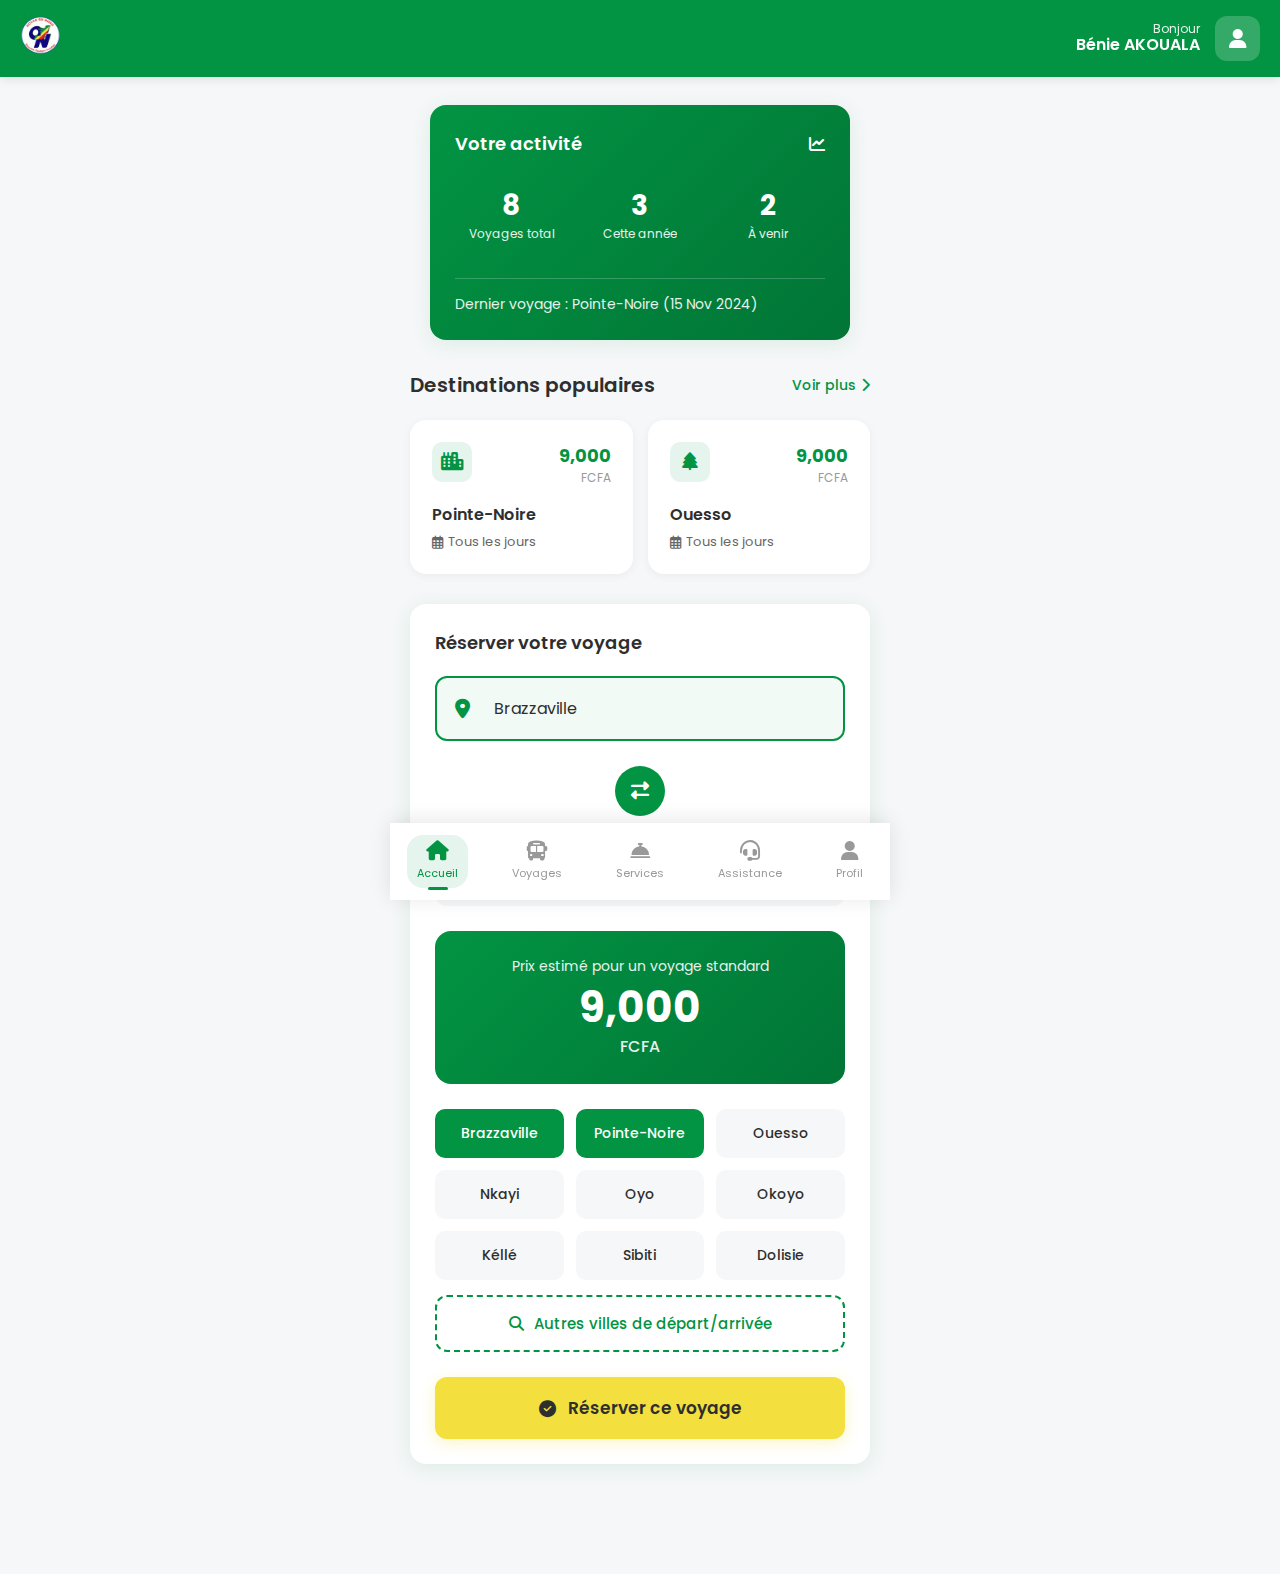
<file: index.html>
<!DOCTYPE html>
<html lang="fr">
<head>
    <meta charset="UTF-8">
    <meta name="viewport" content="width=device-width, initial-scale=1.0, maximum-scale=1.0, user-scalable=no">
    <title>Accueil - Océan du Nord</title>
    <link rel="stylesheet" href="https://cdnjs.cloudflare.com/ajax/libs/font-awesome/6.4.0/css/all.min.css">
    <link href="https://fonts.googleapis.com/css2?family=Poppins:wght@300;400;500;600;700&display=swap" rel="stylesheet">
    <style>
        :root {
            --vert: #029443;
            --vert-fonce: #017536;
            --jaune: #F3E03E;
            --blanc: #FFFFFF;
            --gris-clair: #F5F7F8;
            --gris-texte: #2E2E2E;
            --radius: 16px;
            --shadow: 0 4px 20px rgba(2, 148, 67, 0.1);
        }

        * { margin: 0; padding: 0; box-sizing: border-box; -webkit-tap-highlight-color: transparent; }

        body {
            font-family: 'Poppins', sans-serif;
            background-color: var(--gris-clair);
            color: var(--gris-texte);
            min-height: 100vh;
            padding-top: 85px; /* Pour l'AppBar fixe */
            padding-bottom: 80px;
        }

        /* AppBar FIXE */
        .appbar {
            position: fixed;
            top: 0;
            left: 0;
            width: 100%;
            background-color: var(--vert);
            padding: 15px 20px;
            color: white;
            z-index: 1000;
            box-shadow: 0 2px 10px rgba(0, 0, 0, 0.1);
        }

        .appbar-content {
            display: flex;
            justify-content: space-between;
            align-items: center;
        }

        .logo img {
            height: 40px;
            width: auto;
        }

        .user-info {
            display: flex;
            align-items: center;
            gap: 15px;
        }

        .user-text {
            text-align: right;
        }

        .greeting-small {
            font-size: 12px;
            opacity: 0.9;
            display: block;
            line-height: 1;
        }

        .user-name {
            font-size: 16px;
            font-weight: 600;
            display: block;
            line-height: 1.2;
        }

        .profile-avatar {
            width: 45px;
            height: 45px;
            background-color: rgba(255, 255, 255, 0.2);
            border-radius: 12px;
            display: flex;
            justify-content: center;
            align-items: center;
            color: white;
            font-size: 20px;
            cursor: pointer;
            transition: all 0.3s ease;
        }

        .profile-avatar:hover {
            background-color: rgba(255, 255, 255, 0.3);
            transform: scale(1.05);
        }

        /* Carte résumé utilisateur */
        .user-summary-card {
            background: linear-gradient(135deg, var(--vert), var(--vert-fonce));
            border-radius: var(--radius);
            padding: 25px;
            color: white;
            margin: 20px;
            box-shadow: var(--shadow);
        }

        .summary-header {
            display: flex;
            justify-content: space-between;
            align-items: center;
            margin-bottom: 20px;
        }

        .summary-header h2 {
            font-size: 18px;
            font-weight: 600;
        }

        .summary-stats {
            display: grid;
            grid-template-columns: repeat(3, 1fr);
            gap: 15px;
            text-align: center;
        }

        .stat-item {
            padding: 15px 0;
        }

        .stat-value {
            font-size: 28px;
            font-weight: 700;
            margin-bottom: 5px;
            line-height: 1;
        }

        .stat-label {
            font-size: 12px;
            opacity: 0.9;
        }

        .no-trip-message {
            text-align: center;
            padding: 30px 0;
        }

        .no-trip-message i {
            font-size: 40px;
            margin-bottom: 15px;
            opacity: 0.7;
        }

        .no-trip-message p {
            font-size: 14px;
            opacity: 0.9;
        }

        /* Contenu principal */
        .container { padding: 0 20px; }

        /* Section Destinations */
        .section-title {
            display: flex;
            justify-content: space-between;
            align-items: center;
            margin: 30px 0 20px 0;
        }

        .section-title h2 {
            font-size: 20px;
            font-weight: 600;
        }

        .see-more {
            font-size: 14px;
            color: var(--vert);
            text-decoration: none;
            font-weight: 500;
            display: flex;
            align-items: center;
            gap: 5px;
        }

        .destinations-grid {
            display: grid;
            grid-template-columns: repeat(2, 1fr);
            gap: 15px;
            margin-bottom: 30px;
        }

        .destination-card {
            background-color: var(--blanc);
            border-radius: var(--radius);
            padding: 20px;
            box-shadow: 0 2px 10px rgba(0,0,0,0.05);
            transition: all 0.3s ease;
            border: 2px solid transparent;
            cursor: pointer;
            position: relative;
        }

        .destination-card.active {
            border-color: var(--vert);
            transform: translateY(-5px);
            box-shadow: var(--shadow);
        }

        .destination-header {
            display: flex;
            justify-content: space-between;
            align-items: flex-start;
            margin-bottom: 15px;
        }

        .destination-icon {
            width: 40px;
            height: 40px;
            background-color: rgba(2, 148, 67, 0.1);
            border-radius: 10px;
            display: flex;
            justify-content: center;
            align-items: center;
            color: var(--vert);
            font-size: 18px;
        }

        .destination-price {
            font-size: 18px;
            font-weight: 700;
            color: var(--vert);
        }

        .destination-price span {
            font-size: 12px;
            color: #999;
            font-weight: 400;
            display: block;
            text-align: right;
        }

        .destination-name {
            font-size: 16px;
            font-weight: 600;
            margin-bottom: 5px;
        }

        .destination-schedule {
            font-size: 13px;
            color: #666;
            display: flex;
            align-items: center;
            gap: 5px;
        }

        /* Section Réserver Voyage - DISPOSITION EN COLONNE */
        .booking-section {
            background-color: var(--blanc);
            border-radius: var(--radius);
            padding: 25px;
            box-shadow: var(--shadow);
            margin-bottom: 30px;
        }

        .booking-title {
            font-size: 18px;
            font-weight: 600;
            margin-bottom: 20px;
            color: var(--gris-texte);
        }

        /* Champs de sélection - COLONNE */
        .search-inputs {
            display: flex;
            flex-direction: column;
            gap: 15px;
            margin-bottom: 25px;
        }

        .input-group {
            display: flex;
            align-items: center;
            gap: 15px;
            padding: 18px;
            background-color: var(--gris-clair);
            border-radius: 12px;
            border: 2px solid transparent;
            transition: all 0.3s ease;
            position: relative;
            width: 100%;
        }

        .input-group.active {
            border-color: var(--vert);
            background-color: rgba(2, 148, 67, 0.05);
        }

        .input-group i {
            color: var(--vert);
            font-size: 20px;
            width: 24px;
            flex-shrink: 0;
        }

        .input-group input {
            flex: 1;
            border: none;
            background: transparent;
            font-size: 16px;
            font-family: 'Poppins', sans-serif;
            color: var(--gris-texte);
            outline: none;
            cursor: pointer;
            width: 100%;
        }

        /* Bouton d'échange CENTRÉ */
        .swap-button-container {
            display: flex;
            justify-content: center;
            margin: 10px 0;
        }

        .swap-button {
            width: 50px;
            height: 50px;
            background: var(--vert);
            border: none;
            border-radius: 50%;
            color: white;
            font-size: 18px;
            cursor: pointer;
            display: flex;
            justify-content: center;
            align-items: center;
            transition: all 0.3s ease;
            flex-shrink: 0;
        }

        .swap-button:hover {
            transform: rotate(180deg) scale(1.05);
        }

        /* Carte de prix */
        .price-card {
            background: linear-gradient(135deg, var(--vert), var(--vert-fonce));
            border-radius: var(--radius);
            padding: 25px;
            color: white;
            margin-bottom: 25px;
            display: none;
            text-align: center;
            animation: fadeIn 0.5s ease;
        }

        .price-card.active {
            display: block;
        }

        .estimate-label {
            font-size: 14px;
            opacity: 0.9;
            margin-bottom: 10px;
            display: block;
        }

        .price {
            font-size: 42px;
            font-weight: 700;
            margin-bottom: 5px;
            line-height: 1;
        }

        .currency {
            font-size: 16px;
            font-weight: 500;
            opacity: 0.9;
        }

        /* Villes prédéfinies (9 villes) */
        .cities-grid {
            display: grid;
            grid-template-columns: repeat(3, 1fr);
            gap: 12px;
            margin-bottom: 15px;
        }

        .city-btn {
            padding: 12px 8px;
            background-color: var(--gris-clair);
            border: 2px solid transparent;
            border-radius: 10px;
            font-size: 14px;
            font-weight: 500;
            color: var(--gris-texte);
            cursor: pointer;
            transition: all 0.3s ease;
            text-align: center;
            font-family: 'Poppins', sans-serif;
            white-space: nowrap;
            overflow: hidden;
            text-overflow: ellipsis;
        }

        .city-btn:hover {
            background-color: rgba(2, 148, 67, 0.1);
            border-color: var(--vert);
        }

        .city-btn.active {
            background-color: var(--vert);
            color: white;
            border-color: var(--vert);
        }

        /* Bouton Autres Villes */
        .more-cities-btn {
            width: 100%;
            padding: 15px;
            background-color: transparent;
            border: 2px dashed var(--vert);
            border-radius: 12px;
            color: var(--vert);
            font-size: 15px;
            font-weight: 500;
            font-family: 'Poppins', sans-serif;
            display: flex;
            justify-content: center;
            align-items: center;
            gap: 10px;
            cursor: pointer;
            transition: all 0.3s ease;
            margin-bottom: 25px;
        }

        .more-cities-btn:hover {
            background-color: rgba(2, 148, 67, 0.1);
            transform: translateY(-2px);
        }

        /* Bouton Réserver */
        .book-now-btn {
            width: 100%;
            padding: 18px;
            background-color: var(--jaune);
            border: none;
            border-radius: 12px;
            color: var(--gris-texte);
            font-size: 17px;
            font-weight: 600;
            font-family: 'Poppins', sans-serif;
            display: flex;
            justify-content: center;
            align-items: center;
            gap: 12px;
            cursor: pointer;
            transition: all 0.3s ease;
            box-shadow: 0 4px 15px rgba(243, 224, 62, 0.3);
        }

        .book-now-btn:hover {
            transform: translateY(-3px);
            box-shadow: 0 6px 20px rgba(243, 224, 62, 0.4);
        }

        .book-now-btn:active {
            transform: translateY(-1px);
        }

        /* Modal des villes complètes */
        .modal-overlay {
            position: fixed;
            top: 0;
            left: 0;
            width: 100%;
            height: 100%;
            background-color: rgba(0, 0, 0, 0.5);
            display: none;
            justify-content: center;
            align-items: center;
            z-index: 1000;
            padding: 20px;
            animation: fadeIn 0.3s ease;
        }

        .modal-overlay.active {
            display: flex;
        }

        .modal-content {
            background-color: var(--blanc);
            border-radius: var(--radius);
            width: 100%;
            max-width: 400px;
            max-height: 70vh;
            overflow-y: auto;
            box-shadow: 0 10px 40px rgba(0,0,0,0.2);
            animation: slideUp 0.4s ease;
        }

        .modal-header {
            background: var(--vert);
            color: white;
            padding: 20px;
            border-radius: var(--radius) var(--radius) 0 0;
            position: sticky;
            top: 0;
            z-index: 10;
        }

        .modal-header h3 {
            font-size: 18px;
            font-weight: 600;
            display: flex;
            align-items: center;
            gap: 10px;
        }

        .modal-close {
            position: absolute;
            top: 20px;
            right: 20px;
            background: rgba(255, 255, 255, 0.2);
            border: none;
            width: 36px;
            height: 36px;
            border-radius: 50%;
            color: white;
            font-size: 20px;
            cursor: pointer;
            display: flex;
            justify-content: center;
            align-items: center;
            transition: all 0.3s ease;
        }

        .modal-close:hover {
            background: rgba(255, 255, 255, 0.3);
        }

        .modal-body {
            padding: 20px;
        }

        .city-list {
            display: flex;
            flex-direction: column;
            gap: 12px;
        }

        .city-item {
            display: flex;
            justify-content: space-between;
            align-items: center;
            padding: 15px;
            background-color: var(--gris-clair);
            border-radius: 10px;
            cursor: pointer;
            transition: all 0.3s ease;
        }

        .city-item:hover {
            background-color: rgba(2, 148, 67, 0.1);
            transform: translateX(5px);
        }

        .city-info {
            display: flex;
            align-items: center;
            gap: 12px;
        }

        .city-info i {
            color: var(--vert);
            font-size: 18px;
        }

        .city-item-name {
            font-weight: 500;
        }

        .city-item-type {
            font-size: 12px;
            color: #666;
        }

        /* Aperçu Profil */
        .profile-preview {
            position: fixed;
            top: 85px;
            right: 20px;
            background-color: var(--blanc);
            border-radius: var(--radius);
            padding: 20px;
            box-shadow: 0 10px 30px rgba(0,0,0,0.15);
            width: 300px;
            z-index: 1000;
            display: none;
            animation: fadeIn 0.3s ease;
        }

        .profile-preview.active {
            display: block;
        }

        .profile-preview::before {
            content: '';
            position: absolute;
            top: -8px;
            right: 25px;
            width: 16px;
            height: 16px;
            background-color: var(--blanc);
            transform: rotate(45deg);
        }

        .preview-header {
            display: flex;
            align-items: center;
            gap: 15px;
            margin-bottom: 20px;
            padding-bottom: 15px;
            border-bottom: 1px solid var(--gris-clair);
        }

        .preview-avatar {
            width: 60px;
            height: 60px;
            background: linear-gradient(135deg, var(--vert), var(--vert-fonce));
            border-radius: 50%;
            display: flex;
            justify-content: center;
            align-items: center;
            color: white;
            font-size: 24px;
            font-weight: 600;
        }

        .preview-user h4 {
            font-size: 18px;
            font-weight: 600;
            margin-bottom: 5px;
        }

        .preview-user p {
            font-size: 14px;
            color: #666;
        }

        .preview-info {
            display: flex;
            flex-direction: column;
            gap: 12px;
        }

        .preview-item {
            display: flex;
            justify-content: space-between;
            align-items: center;
            padding: 10px 0;
        }

        .preview-label {
            font-size: 14px;
            color: #666;
        }

        .preview-value {
            font-size: 14px;
            font-weight: 500;
        }

        .view-profile-btn {
            width: 100%;
            padding: 12px;
            background-color: var(--vert);
            border: none;
            border-radius: 10px;
            color: white;
            font-size: 15px;
            font-weight: 500;
            cursor: pointer;
            transition: all 0.3s ease;
            margin-top: 15px;
            font-family: 'Poppins', sans-serif;
        }

        .view-profile-btn:hover {
            background-color: var(--vert-fonce);
            transform: translateY(-2px);
        }

        /* Bottom Navigation - MENU MODIFIÉ */
        .bottom-nav {
            position: fixed;
            bottom: 0;
            left: 0;
            width: 100%;
            background-color: var(--blanc);
            display: flex;
            justify-content: space-around;
            padding: 12px 0;
            box-shadow: 0 -2px 20px rgba(0, 0, 0, 0.1);
            z-index: 100;
        }

        .nav-item {
            display: flex;
            flex-direction: column;
            align-items: center;
            gap: 4px;
            color: #999;
            text-decoration: none;
            font-size: 11px;
            transition: all 0.3s ease;
            position: relative;
            padding: 6px 10px;
            border-radius: var(--radius);
        }

        .nav-item i {
            font-size: 20px;
        }

        .nav-item.active {
            color: var(--vert);
            background-color: rgba(2, 148, 67, 0.1);
        }

        .nav-item.active i {
            color: var(--vert);
        }

        .nav-item.active::after {
            content: '';
            position: absolute;
            bottom: -2px;
            width: 20px;
            height: 3px;
            background-color: var(--vert);
            border-radius: 2px;
        }

        /* Animations */
        @keyframes fadeIn {
            from { opacity: 0; }
            to { opacity: 1; }
        }

        @keyframes slideUp {
            from {
                opacity: 0;
                transform: translateY(30px);
            }
            to {
                opacity: 1;
                transform: translateY(0);
            }
        }

        /* Responsive */
        @media (min-width: 768px) {
            .container {
                max-width: 500px;
                margin: 0 auto;
            }

            .bottom-nav {
                max-width: 500px;
                left: 50%;
                transform: translateX(-50%);
            }

            .profile-preview {
                right: calc(50% - 250px);
            }
        }

        @media (max-width: 380px) {
            .destinations-grid {
                grid-template-columns: 1fr;
            }

            .cities-grid {
                grid-template-columns: repeat(2, 1fr);
            }

            .container {
                padding: 0 15px;
            }

            .summary-stats {
                grid-template-columns: 1fr;
                gap: 10px;
            }

            .profile-preview {
                width: calc(100% - 40px);
                right: 20px;
            }

            .nav-item {
                font-size: 10px;
                padding: 6px 8px;
            }

            .nav-item i {
                font-size: 18px;
            }
        }

        @media (max-width: 350px) {
            .cities-grid {
                grid-template-columns: 1fr;
            }
            
            .input-group {
                padding: 15px;
            }
            
            .input-group i {
                font-size: 18px;
            }
            
            .input-group input {
                font-size: 15px;
            }

            .bottom-nav {
                padding: 10px 0;
            }

            .nav-item {
                font-size: 9px;
                padding: 5px 6px;
            }

            .nav-item i {
                font-size: 16px;
            }
        }
    </style>
</head>
<body>
    <!-- AppBar FIXE -->
    <div class="appbar">
        <div class="appbar-content">
            <div class="logo">
                <img src="assets/logo.png" alt="Océan du Nord" id="logoImage">
            </div>
            <div class="user-info">
                <div class="user-text">
                    <span class="greeting-small">Bonjour</span>
                    <span class="user-name">Bénie AKOUALA</span>
                </div>
                <div class="profile-avatar" id="profileAvatar">
                    <i class="fas fa-user"></i>
                </div>
            </div>
        </div>
    </div>

    <!-- Aperçu Profil -->
    <div class="profile-preview" id="profilePreview">
        <div class="preview-header">
            <div class="preview-avatar">BA</div>
            <div class="preview-user">
                <h4>Bénie AKOUALA</h4>
                <p>Client depuis 2023</p>
            </div>
        </div>
        <div class="preview-info">
            <div class="preview-item">
                <span class="preview-label">Email</span>
                <span class="preview-value">benie.akouala@email.com</span>
            </div>
            <div class="preview-item">
                <span class="preview-label">Téléphone</span>
                <span class="preview-value">+242 06 XXX XX XX</span>
            </div>
            <div class="preview-item">
                <span class="preview-label">Voyages</span>
                <span class="preview-value">8 total, 3 cette année</span>
            </div>
            <div class="preview-item">
                <span class="preview-label">Prochain voyage</span>
                <span class="preview-value">28 Nov - Pointe-Noire</span>
            </div>
        </div>
        <button class="view-profile-btn">Voir profil complet</button>
    </div>

    <!-- Contenu principal -->
    <div class="container">
        <!-- Carte résumé utilisateur -->
        <div class="user-summary-card" id="userSummaryCard">
            <!-- Le contenu sera généré dynamiquement -->
        </div>

        <!-- Destinations Populaires -->
        <div class="section-title">
            <h2>Destinations populaires</h2>
            <a href="#" class="see-more">
                Voir plus <i class="fas fa-chevron-right"></i>
            </a>
        </div>
        <div class="destinations-grid" id="destinationsGrid">
            <!-- Les 2 premières cartes seulement -->
        </div>

        <!-- Section Réserver un Voyage - DISPOSITION EN COLONNE -->
        <div class="booking-section">
            <h2 class="booking-title">Réserver votre voyage</h2>

            <!-- Champs de sélection - COLONNE -->
            <div class="search-inputs">
                <!-- Ville de départ - PLEINE LARGEUR -->
                <div class="input-group active" id="departureGroup">
                    <i class="fas fa-map-marker-alt"></i>
                    <input type="text" id="departureInput" placeholder="Ville de départ" value="Brazzaville" readonly>
                </div>
                
                <!-- Bouton d'échange - CENTRÉ -->
                <div class="swap-button-container">
                    <button class="swap-button" id="swapButton">
                        <i class="fas fa-exchange-alt"></i>
                    </button>
                </div>
                
                <!-- Ville d'arrivée - PLEINE LARGEUR -->
                <div class="input-group" id="arrivalGroup">
                    <i class="fas fa-flag-checkered"></i>
                    <input type="text" id="arrivalInput" placeholder="Ville d'arrivée" value="Pointe-Noire" readonly>
                </div>
            </div>

            <!-- Carte de prix -->
            <div class="price-card" id="priceCard">
                <span class="estimate-label">Prix estimé pour un voyage standard</span>
                <div class="price" id="estimatedPrice">9 000</div>
                <span class="currency">FCFA</span>
            </div>

            <!-- 9 Villes prédéfinies -->
            <div class="cities-grid" id="citiesGrid">
                <!-- Les 9 boutons de ville seront générés par JavaScript -->
            </div>

            <!-- Bouton Autres Villes -->
            <button class="more-cities-btn" id="moreCitiesBtn">
                <i class="fas fa-search"></i>
                Autres villes de départ/arrivée
            </button>

            <!-- Bouton Réserver maintenant -->
            <button class="book-now-btn" id="bookNowBtn">
                <i class="fas fa-check-circle"></i>
                Réserver ce voyage
            </button>
        </div>
    </div>

    <!-- Modal des villes complètes -->
    <div class="modal-overlay" id="citiesModal">
        <div class="modal-content">
            <div class="modal-header">
                <h3><i class="fas fa-city"></i> Toutes les villes</h3>
                <button class="modal-close" id="closeModal">&times;</button>
            </div>
            <div class="modal-body">
                <div class="city-list" id="fullCitiesList">
                    <!-- Liste complète des villes -->
                </div>
            </div>
        </div>
    </div>

    <!-- Bottom Navigation - MENU MODIFIÉ -->
    <div class="bottom-nav">
        <a href="#" class="nav-item active">
            <i class="fas fa-home"></i>
            <span>Accueil</span>
        </a>
        <a href="voyages.html" class="nav-item">
            <i class="fas fa-bus"></i>
            <span>Voyages</span>
        </a>
        <a href="#" class="nav-item">
            <i class="fas fa-concierge-bell"></i>
            <span>Services</span>
        </a>
        <a href="#" class="nav-item">
            <i class="fas fa-headset"></i>
            <span>Assistance</span>
        </a>
        <a href="#" class="nav-item">
            <i class="fas fa-user"></i>
            <span>Profil</span>
        </a>
    </div>

    <script>
        // === DONNÉES COMPLÈTES ===
        // 9 villes principales
        const mainCities = [
            "Brazzaville", "Pointe-Noire", "Ouesso", "Nkayi", "Oyo",
            "Okoyo", "Kéllé", "Sibiti", "Dolisie"
        ];

        // Toutes les villes disponibles
        const allCities = [
            { name: "Brazzaville", type: "Départ principal" },
            { name: "Pointe-Noire", type: "Côte Atlantique" },
            { name: "Ouesso", type: "Nord" },
            { name: "Nkayi", type: "Centre" },
            { name: "Oyo", type: "Nord" },
            { name: "Okoyo", type: "Est" },
            { name: "Kéllé", type: "Centre" },
            { name: "Sibiti", type: "Plateaux" },
            { name: "Dolisie", type: "Sud" },
            { name: "Impfondo", type: "Nord-Est" },
            { name: "Madingou", type: "Bouenza" },
            { name: "Gamboma", type: "Plateaux" },
            { name: "Owando", type: "Cuvette" },
            { name: "Mossendjo", type: "Niari" },
            { name: "Makoua", type: "Cuvette" },
            { name: "Kindamba", type: "Plateaux" }
        ];

        // Destinations avec prix
        const allDestinations = [
            { name: "Pointe-Noire", price: 9000, schedule: "Tous les jours", icon: "city" },
            { name: "Ouesso", price: 9000, schedule: "Tous les jours", icon: "tree" },
            { name: "Nkayi", price: 7000, schedule: "Tous les jours", icon: "mountain" },
            { name: "Oyo", price: 6000, schedule: "Tous les jours", icon: "water" },
            { name: "Okoyo", price: 10000, schedule: "Mercredi Vendredi", icon: "map-marker" },
            { name: "Kéllé", price: 15000, schedule: "Mardi Samedi", icon: "town" }
        ];

        // Données utilisateur
        const userData = {
            firstName: "Bénie",
            fullName: "Bénie AKOUALA",
            email: "benie.akouala@email.com",
            phone: "+242 06 XXX XX XX",
            memberSince: "2023",
            totalTrips: 8,
            tripsThisYear: 3,
            lastTrip: {
                destination: "Pointe-Noire",
                date: "15 Nov 2024",
                price: 9000
            },
            upcomingTrips: 2,
            nextTrip: {
                destination: "Pointe-Noire",
                date: "28 Nov 2024"
            }
        };

        // Matrice de prix
        const priceMatrix = {
            "Brazzaville": {
                "Pointe-Noire": 9000,
                "Ouesso": 9000,
                "Nkayi": 7000,
                "Oyo": 6000,
                "Okoyo": 10000,
                "Kéllé": 15000,
                "Sibiti": 10000,
                "Dolisie": 8000,
                "Impfondo": 12000,
                "Madingou": 7500,
                "Gamboma": 8500,
                "Owando": 9500
            },
            "Pointe-Noire": {
                "Brazzaville": 9000,
                "Nkayi": 6000,
                "Sibiti": 10000,
                "Dolisie": 7000
            }
        };

        // === VARIABLES ===
        let currentDeparture = "Brazzaville";
        let currentArrival = "Pointe-Noire";
        let isProfilePreviewOpen = false;

        // === INITIALISATION ===
        function initApp() {
            // 1. Initialiser le résumé utilisateur
            initUserSummary();
            
            // 2. Charger les 2 premières destinations
            loadTopDestinations();
            
            // 3. Charger les 9 boutons de ville
            loadCityButtons();
            
            // 4. Configurer les événements
            setupEventListeners();
            
            // 5. Mettre à jour l'estimation initiale
            updatePriceEstimate();
            
            // 6. Gérer le logo manquant
            setupLogoFallback();
            
            // 7. Charger la liste complète des villes
            loadFullCitiesList();
            
            // 8. Fermer l'aperçu profil si on clique ailleurs
            setupClickOutside();
            
            // 9. Configurer la navigation du menu
            setupMenuNavigation();
        }

        function initUserSummary() {
            const summaryCard = document.getElementById('userSummaryCard');
            
            if (userData.upcomingTrips > 0) {
                summaryCard.innerHTML = `
                    <div class="summary-header">
                        <h2>Votre activité</h2>
                        <i class="fas fa-chart-line"></i>
                    </div>
                    <div class="summary-stats">
                        <div class="stat-item">
                            <div class="stat-value">${userData.totalTrips}</div>
                            <div class="stat-label">Voyages total</div>
                        </div>
                        <div class="stat-item">
                            <div class="stat-value">${userData.tripsThisYear}</div>
                            <div class="stat-label">Cette année</div>
                        </div>
                        <div class="stat-item">
                            <div class="stat-value">${userData.upcomingTrips}</div>
                            <div class="stat-label">À venir</div>
                        </div>
                    </div>
                    <div style="margin-top: 20px; padding-top: 15px; border-top: 1px solid rgba(255,255,255,0.2);">
                        <div style="font-size: 14px; opacity: 0.9;">Dernier voyage : ${userData.lastTrip.destination} (${userData.lastTrip.date})</div>
                    </div>
                `;
            } else {
                summaryCard.innerHTML = `
                    <div class="no-trip-message">
                        <i class="fas fa-suitcase"></i>
                        <p>Vous n'avez aucun voyage à venir.<br>Réservez votre premier voyage !</p>
                    </div>
                `;
            }
        }

        function loadTopDestinations() {
            const grid = document.getElementById('destinationsGrid');
            grid.innerHTML = '';
            
            const topDestinations = allDestinations.slice(0, 2);
            
            topDestinations.forEach(dest => {
                const card = createDestinationCard(dest);
                grid.appendChild(card);
            });
        }

        function createDestinationCard(dest) {
            const card = document.createElement('div');
            card.className = 'destination-card';
            card.setAttribute('data-destination', dest.name);
            
            let iconClass = "fas fa-map-marker-alt";
            if (dest.icon === "city") iconClass = "fas fa-city";
            if (dest.icon === "tree") iconClass = "fas fa-tree";
            if (dest.icon === "mountain") iconClass = "fas fa-mountain";
            if (dest.icon === "water") iconClass = "fas fa-water";
            if (dest.icon === "town") iconClass = "fas fa-town";
            
            card.innerHTML = `
                <div class="destination-header">
                    <div class="destination-icon">
                        <i class="${iconClass}"></i>
                    </div>
                    <div class="destination-price">${dest.price.toLocaleString()}<span>FCFA</span></div>
                </div>
                <h3 class="destination-name">${dest.name}</h3>
                <p class="destination-schedule"><i class="far fa-calendar-alt"></i> ${dest.schedule}</p>
            `;
            
            card.addEventListener('click', () => selectDestination(dest.name));
            return card;
        }

        function loadCityButtons() {
            const grid = document.getElementById('citiesGrid');
            grid.innerHTML = '';
            
            mainCities.forEach(city => {
                const btn = document.createElement('button');
                btn.className = 'city-btn';
                btn.textContent = city;
                
                if (city === currentDeparture || city === currentArrival) {
                    btn.classList.add('active');
                }
                
                btn.addEventListener('click', () => selectCity(city));
                grid.appendChild(btn);
            });
        }

        function loadFullCitiesList() {
            const list = document.getElementById('fullCitiesList');
            list.innerHTML = '';
            
            allCities.forEach(city => {
                const item = document.createElement('div');
                item.className = 'city-item';
                item.setAttribute('data-city', city.name);
                
                item.innerHTML = `
                    <div class="city-info">
                        <i class="fas fa-city"></i>
                        <div>
                            <div class="city-item-name">${city.name}</div>
                            <div class="city-item-type">${city.type}</div>
                        </div>
                    </div>
                    <i class="fas fa-chevron-right" style="color: #999;"></i>
                `;
                
                item.addEventListener('click', () => {
                    selectCityFromModal(city.name);
                    closeCitiesModal();
                });
                
                list.appendChild(item);
            });
        }

        function setupEventListeners() {
            // Bouton d'échange
            document.getElementById('swapButton').addEventListener('click', swapCities);
            
            // Groupes d'input
            document.getElementById('departureGroup').addEventListener('click', () => setActiveInput('departure'));
            document.getElementById('arrivalGroup').addEventListener('click', () => setActiveInput('arrival'));
            
            // Bouton Réserver
            document.getElementById('bookNowBtn').addEventListener('click', bookNow);
            
            // Avatar profil
            document.getElementById('profileAvatar').addEventListener('click', toggleProfilePreview);
            
            // Bouton Autres Villes
            document.getElementById('moreCitiesBtn').addEventListener('click', showAllCities);
            
            // Modal des villes
            document.getElementById('closeModal').addEventListener('click', closeCitiesModal);
            document.getElementById('citiesModal').addEventListener('click', function(e) {
                if (e.target === this) closeCitiesModal();
            });
        }

        function setupMenuNavigation() {
            // Accueil - déjà active
            document.querySelector('.nav-item:nth-child(1)').addEventListener('click', function(e) {
                e.preventDefault();
                // La page est déjà sur l'accueil
                this.classList.add('active');
                document.querySelectorAll('.nav-item').forEach(item => {
                    if (item !== this) item.classList.remove('active');
                });
            });
            
            // Voyages
            document.querySelector('.nav-item:nth-child(2)').addEventListener('click', function(e) {
                e.preventDefault();
                // Pour l'instant, on simule une redirection
                window.location.href = "search-results.html?from=Brazzaville&to=Pointe-Noire&price=9000";
            });
            
            // Services
            document.querySelector('.nav-item:nth-child(3)').addEventListener('click', function(e) {
                e.preventDefault();
                alert("Page Services - À développer");
                // Mettre à jour l'état actif
                document.querySelectorAll('.nav-item').forEach(item => item.classList.remove('active'));
                this.classList.add('active');
            });
            
            // Assistance
            document.querySelector('.nav-item:nth-child(4)').addEventListener('click', function(e) {
                e.preventDefault();
                alert("Ouverture de l'assistance et du chatbot...");
                // Mettre à jour l'état actif
                document.querySelectorAll('.nav-item').forEach(item => item.classList.remove('active'));
                this.classList.add('active');
            });
            
            // Profil
            document.querySelector('.nav-item:nth-child(5)').addEventListener('click', function(e) {
                e.preventDefault();
                alert("Page Profil - À développer");
                // Mettre à jour l'état actif
                document.querySelectorAll('.nav-item').forEach(item => item.classList.remove('active'));
                this.classList.add('active');
            });
        }

        function setupLogoFallback() {
            const logoImg = document.getElementById('logoImage');
            logoImg.addEventListener('error', function() {
                this.style.display = 'none';
                const logoContainer = document.querySelector('.logo');
                logoContainer.innerHTML = `
                    <div style="display: flex; align-items: center; gap: 10px;">
                        <div style="width: 40px; height: 40px; background: white; border-radius: 10px; display: flex; justify-content: center; align-items: center; color: var(--vert); font-size: 20px;">
                            <i class="fas fa-ship"></i>
                        </div>
                        <div>
                            <div style="font-size: 16px; font-weight: 700; color: white;">OCÉAN</div>
                            <div style="font-size: 14px; color: white; opacity: 0.9;">du NORD</div>
                        </div>
                    </div>
                `;
            });
        }

        function setupClickOutside() {
            document.addEventListener('click', function(e) {
                const profilePreview = document.getElementById('profilePreview');
                const profileAvatar = document.getElementById('profileAvatar');
                
                if (isProfilePreviewOpen && 
                    !profilePreview.contains(e.target) && 
                    !profileAvatar.contains(e.target)) {
                    closeProfilePreview();
                }
            });
        }

        // === FONCTIONNALITÉS PRINCIPALES ===
        function selectCity(city) {
            const activeInput = document.querySelector('.input-group.active');
            const isDeparture = activeInput.id === 'departureGroup';
            
            if (isDeparture) {
                if (city === currentArrival) {
                    alert("La ville de départ ne peut pas être la même que l'arrivée");
                    return;
                }
                document.getElementById('departureInput').value = city;
                currentDeparture = city;
            } else {
                if (city === currentDeparture) {
                    alert("La ville d'arrivée ne peut pas être la même que le départ");
                    return;
                }
                document.getElementById('arrivalInput').value = city;
                currentArrival = city;
            }
            
            updateCityButtons();
            updatePriceEstimate();
            updateDestinationCards();
        }

        function selectDestination(destinationName) {
            if (destinationName === currentDeparture) {
                alert("La ville d'arrivée ne peut pas être la même que le départ");
                return;
            }
            
            document.getElementById('arrivalInput').value = destinationName;
            currentArrival = destinationName;
            
            setActiveInput('arrival');
            updateCityButtons();
            updatePriceEstimate();
            updateDestinationCards();
        }

        function selectCityFromModal(cityName) {
            selectCity(cityName);
        }

        function swapCities() {
            const departureInput = document.getElementById('departureInput');
            const arrivalInput = document.getElementById('arrivalInput');
            
            const temp = departureInput.value;
            departureInput.value = arrivalInput.value;
            arrivalInput.value = temp;
            
            currentDeparture = departureInput.value;
            currentArrival = arrivalInput.value;
            
            const swapButton = document.getElementById('swapButton');
            swapButton.style.transform = 'rotate(180deg)';
            setTimeout(() => {
                swapButton.style.transform = 'rotate(0)';
            }, 300);
            
            updateCityButtons();
            updatePriceEstimate();
            updateDestinationCards();
        }

        function updatePriceEstimate() {
            const priceCard = document.getElementById('priceCard');
            const estimatedPrice = document.getElementById('estimatedPrice');
            
            let price = calculatePrice(currentDeparture, currentArrival);
            
            if (price && currentDeparture !== currentArrival) {
                priceCard.classList.add('active');
                const currentPrice = parseInt(estimatedPrice.textContent.replace(/\s/g, ''));
                animatePriceChange(currentPrice, price, estimatedPrice);
            } else {
                priceCard.classList.remove('active');
            }
        }

        function calculatePrice(departure, arrival) {
            if (priceMatrix[departure] && priceMatrix[departure][arrival]) {
                return priceMatrix[departure][arrival];
            }
            
            const destination = allDestinations.find(d => d.name === arrival);
            return destination ? destination.price : 0;
        }

        function animatePriceChange(from, to, element) {
            const duration = 800;
            const startTime = Date.now();
            
            function easeInOutCubic(t) {
                return t < 0.5 ? 4 * t * t * t : 1 - Math.pow(-2 * t + 2, 3) / 2;
            }
            
            function update() {
                const currentTime = Date.now() - startTime;
                const progress = Math.min(currentTime / duration, 1);
                const easedProgress = easeInOutCubic(progress);
                
                const currentValue = Math.round(from + (to - from) * easedProgress);
                element.textContent = currentValue.toLocaleString();
                
                if (progress < 1) {
                    requestAnimationFrame(update);
                }
            }
            
            requestAnimationFrame(update);
        }

        function bookNow() {
            const departureInput = document.getElementById('departureInput');
            const arrivalInput = document.getElementById('arrivalInput');
            
            if (!departureInput.value || !arrivalInput.value) {
                alert("Veuillez sélectionner une ville de départ et d'arrivée");
                return;
            }
            
            if (departureInput.value === arrivalInput.value) {
                alert("La ville de départ et d'arrivée doivent être différentes");
                return;
            }
            
            const price = calculatePrice(currentDeparture, currentArrival);
            const bookBtn = document.getElementById('bookNowBtn');
            const originalText = bookBtn.innerHTML;
            bookBtn.innerHTML = '<i class="fas fa-spinner fa-spin"></i> Redirection...';
            bookBtn.disabled = true;
            
            setTimeout(() => {
                bookBtn.innerHTML = originalText;
                bookBtn.disabled = false;
                window.location.href = `search-results.html?from=${encodeURIComponent(currentDeparture)}&to=${encodeURIComponent(currentArrival)}&price=${price}`;
            }, 1000);
        }

        // === GESTION PROFIL ===
        function toggleProfilePreview() {
            if (isProfilePreviewOpen) {
                closeProfilePreview();
            } else {
                openProfilePreview();
            }
        }

        function openProfilePreview() {
            document.getElementById('profilePreview').classList.add('active');
            isProfilePreviewOpen = true;
        }

        function closeProfilePreview() {
            document.getElementById('profilePreview').classList.remove('active');
            isProfilePreviewOpen = false;
        }

        // === GESTION MODAL VILLES ===
        function showAllCities() {
            document.getElementById('citiesModal').classList.add('active');
            document.body.style.overflow = 'hidden';
        }

        function closeCitiesModal() {
            document.getElementById('citiesModal').classList.remove('active');
            document.body.style.overflow = 'auto';
        }

        // === FONCTIONS UTILITAIRES ===
        function setActiveInput(inputType) {
            const departureGroup = document.getElementById('departureGroup');
            const arrivalGroup = document.getElementById('arrivalGroup');
            
            if (inputType === 'departure') {
                departureGroup.classList.add('active');
                arrivalGroup.classList.remove('active');
            } else {
                arrivalGroup.classList.add('active');
                departureGroup.classList.remove('active');
            }
        }

        function updateCityButtons() {
            const cityButtons = document.querySelectorAll('.city-btn');
            cityButtons.forEach(btn => {
                btn.classList.remove('active');
                if (btn.textContent === currentDeparture || btn.textContent === currentArrival) {
                    btn.classList.add('active');
                }
            });
        }

        function updateDestinationCards() {
            const destinationCards = document.querySelectorAll('.destination-card[data-destination]');
            destinationCards.forEach(card => {
                card.classList.remove('active');
                if (card.getAttribute('data-destination') === currentArrival) {
                    card.classList.add('active');
                }
            });
        }

        // === LANCER L'APPLICATION ===
        document.addEventListener('DOMContentLoaded', initApp);
    </script>
</body>
</html>
</file>
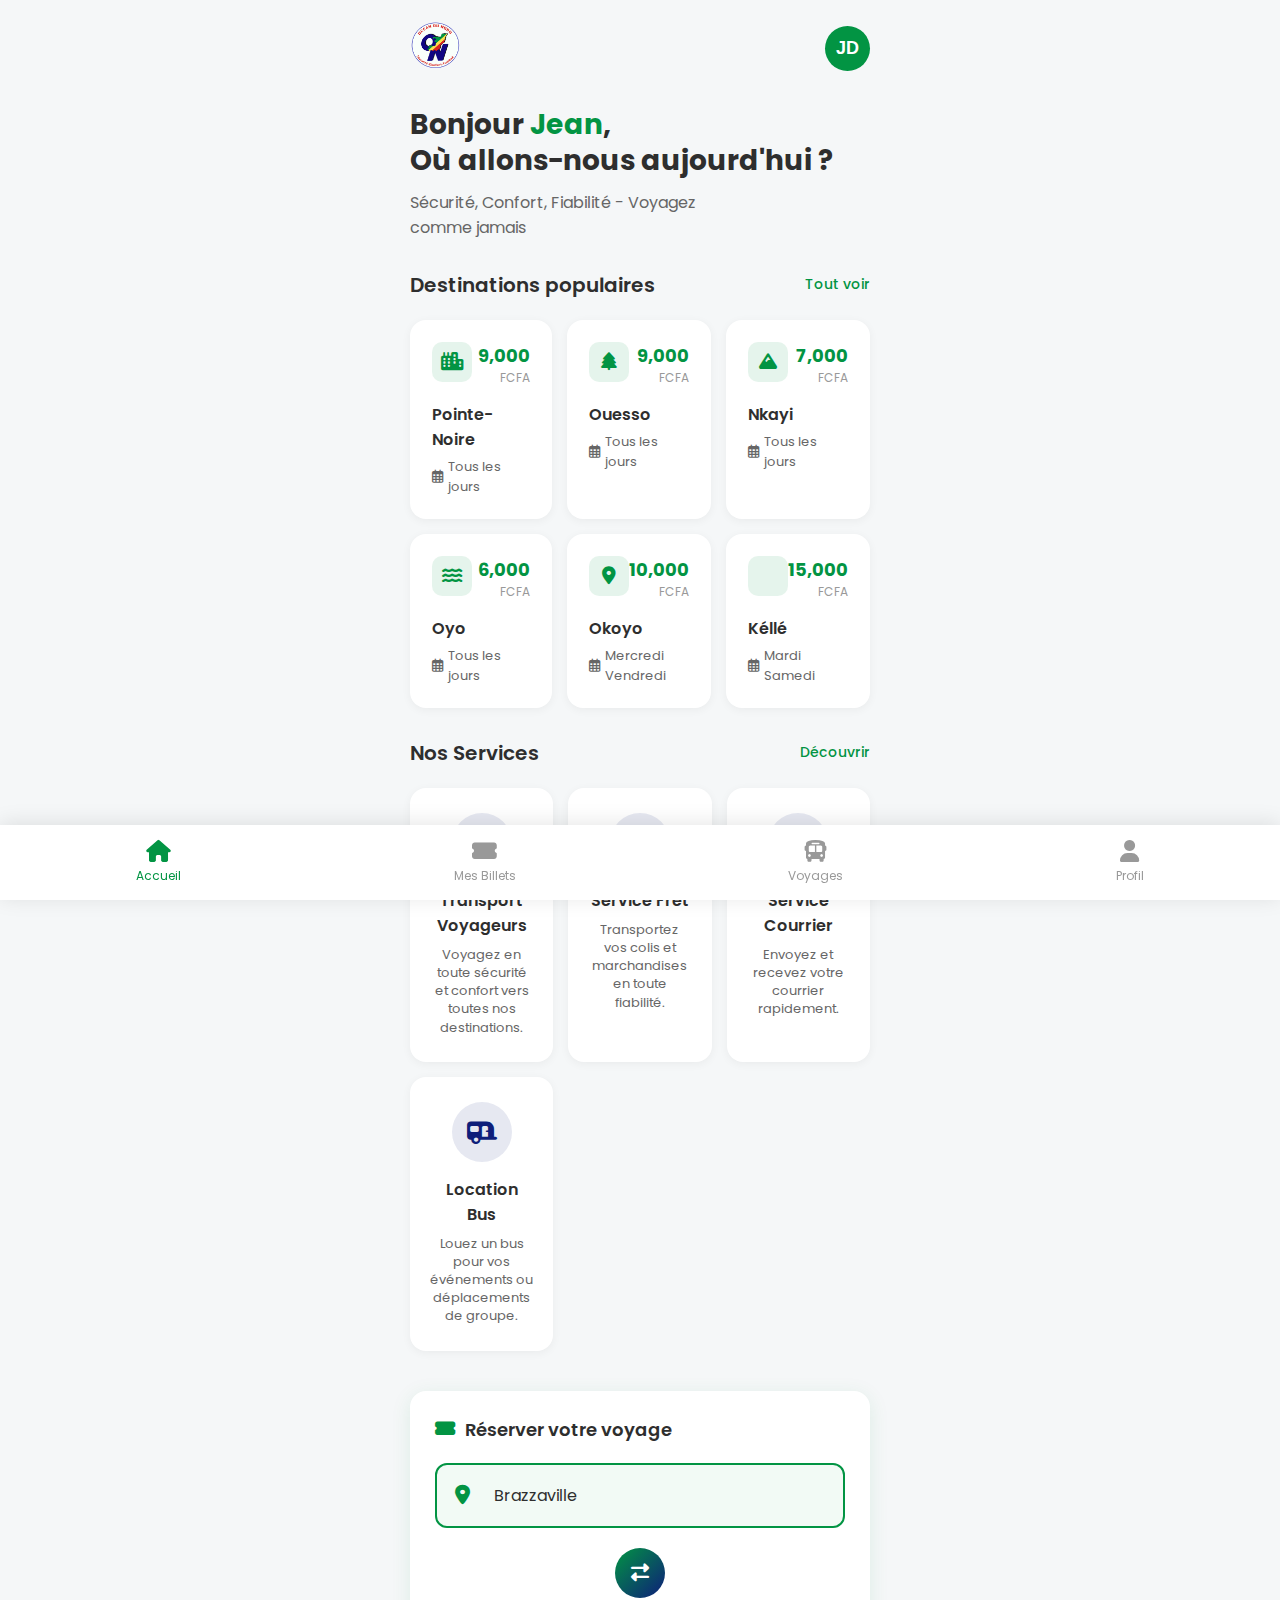
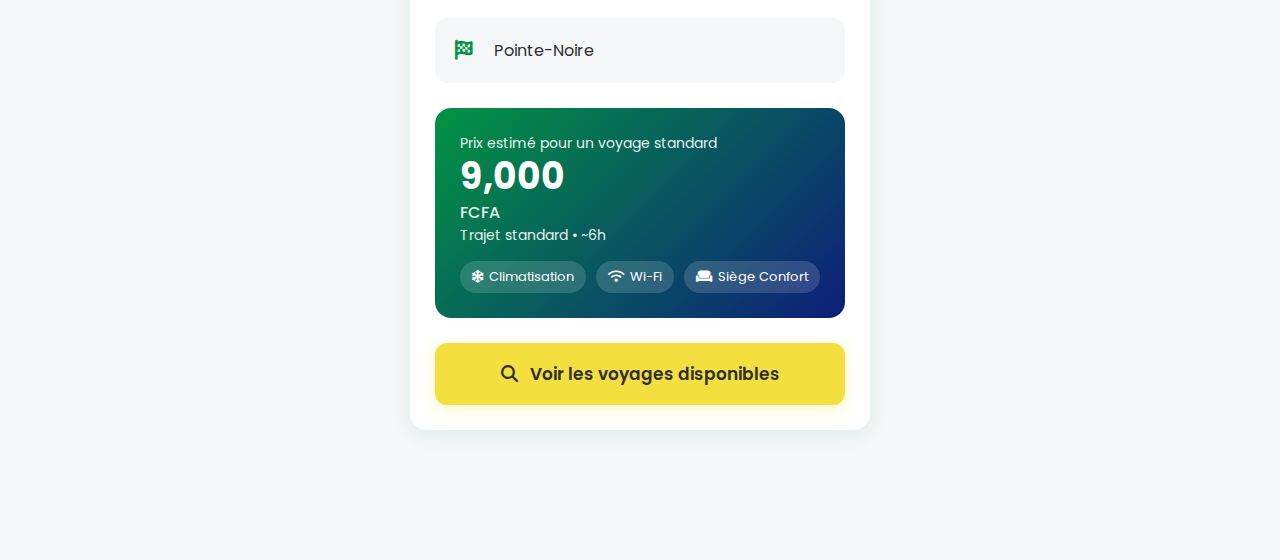
<file: pages/index.html>
<!DOCTYPE html>
<html lang="fr">
<head>
    <meta charset="UTF-8">
    <meta name="viewport" content="width=device-width, initial-scale=1.0, maximum-scale=1.0, user-scalable=no">
    <title>Accueil - Océan du Nord</title>
    <link rel="stylesheet" href="https://cdnjs.cloudflare.com/ajax/libs/font-awesome/6.4.0/css/all.min.css">
    <link href="https://fonts.googleapis.com/css2?family=Poppins:wght@300;400;500;600;700&display=swap" rel="stylesheet">
    <style>
        :root {
            --vert: #029443;
            --jaune: #F3E03E;
            --bleu: #0E1E7A;
            --blanc: #FFFFFF;
            --gris-clair: #F5F7F8;
            --gris-texte: #2E2E2E;
            --rouge: #D82424;
            --radius: 16px;
            --shadow: 0 4px 20px rgba(2, 148, 67, 0.1);
        }

        * { margin: 0; padding: 0; box-sizing: border-box; -webkit-tap-highlight-color: transparent; }

        body {
            font-family: 'Poppins', sans-serif;
            background-color: var(--gris-clair);
            color: var(--gris-texte);
            min-height: 100vh;
            padding-bottom: 80px;
        }

        .container { max-width: 100%; padding: 20px; }

        /* Header */
        .header {
            display: flex;
            justify-content: space-between;
            align-items: center;
            margin-bottom: 30px;
        }

        .logo img {
            height: 50px;
            width: auto;
        }

        .profile-btn {
            width: 45px; height: 45px;
            background-color: var(--vert);
            border-radius: 50%;
            display: flex;
            justify-content: center;
            align-items: center;
            color: white;
            font-weight: 600;
            font-size: 18px;
            cursor: pointer;
            border: none;
            transition: all 0.3s ease;
        }
        .profile-btn:hover { transform: scale(1.05); }

        /* Section Titre */
        .welcome-section {
            margin-bottom: 30px;
        }
        .welcome-section h1 {
            font-size: 28px;
            font-weight: 700;
            line-height: 1.3;
            margin-bottom: 10px;
        }
        .welcome-section h1 span {
            color: var(--vert);
            font-weight: 700;
        }
        .welcome-section p {
            font-size: 16px;
            color: #666;
            max-width: 300px;
        }

        /* Destinations Populaires */
        .section-title {
            display: flex;
            justify-content: space-between;
            align-items: center;
            margin-bottom: 20px;
        }
        .section-title h2 {
            font-size: 20px;
            font-weight: 600;
        }
        .see-all {
            font-size: 14px;
            color: var(--vert);
            text-decoration: none;
            font-weight: 500;
        }

        .destinations-grid {
            display: grid;
            grid-template-columns: repeat(2, 1fr);
            gap: 15px;
            margin-bottom: 30px;
        }

        .destination-card {
            background-color: var(--blanc);
            border-radius: var(--radius);
            padding: 20px;
            box-shadow: 0 2px 10px rgba(0,0,0,0.05);
            transition: all 0.3s ease;
            border: 2px solid transparent;
            cursor: pointer;
        }
        .destination-card:hover {
            border-color: var(--vert);
            transform: translateY(-5px);
            box-shadow: var(--shadow);
        }

        .destination-header {
            display: flex;
            justify-content: space-between;
            align-items: flex-start;
            margin-bottom: 15px;
        }
        .destination-icon {
            width: 40px; height: 40px;
            background-color: rgba(2, 148, 67, 0.1);
            border-radius: 10px;
            display: flex;
            justify-content: center;
            align-items: center;
            color: var(--vert);
            font-size: 18px;
        }
        .destination-price {
            font-size: 18px;
            font-weight: 700;
            color: var(--vert);
        }
        .destination-price span {
            font-size: 12px;
            color: #999;
            font-weight: 400;
            display: block;
            text-align: right;
        }
        .destination-name {
            font-size: 16px;
            font-weight: 600;
            margin-bottom: 5px;
        }
        .destination-schedule {
            font-size: 13px;
            color: #666;
            display: flex;
            align-items: center;
            gap: 5px;
        }

        /* Section Services */
        .services-grid {
            display: grid;
            grid-template-columns: repeat(2, 1fr);
            gap: 15px;
            margin-bottom: 40px;
        }
        .service-card {
            background-color: var(--blanc);
            border-radius: var(--radius);
            padding: 25px 20px;
            text-align: center;
            box-shadow: 0 2px 10px rgba(0,0,0,0.05);
            transition: all 0.3s ease;
        }
        .service-card:hover {
            transform: translateY(-5px);
            box-shadow: var(--shadow);
        }
        .service-icon {
            width: 60px; height: 60px;
            margin: 0 auto 15px;
            background-color: rgba(14, 30, 122, 0.1);
            border-radius: 50%;
            display: flex;
            justify-content: center;
            align-items: center;
            color: var(--bleu);
            font-size: 24px;
        }
        .service-card h3 {
            font-size: 16px;
            font-weight: 600;
            margin-bottom: 8px;
        }
        .service-card p {
            font-size: 13px;
            color: #666;
            line-height: 1.4;
        }

        /* Section Réserver Voyage */
        .booking-section {
            background-color: var(--blanc);
            border-radius: var(--radius);
            padding: 25px;
            box-shadow: var(--shadow);
            margin-bottom: 30px;
        }
        .booking-title {
            font-size: 18px;
            font-weight: 600;
            margin-bottom: 20px;
            color: var(--gris-texte);
            display: flex;
            align-items: center;
            gap: 10px;
        }
        .booking-title i { color: var(--vert); }

        .search-inputs {
            display: flex;
            flex-direction: column;
            gap: 15px;
            margin-bottom: 25px;
        }
        .input-group {
            display: flex;
            align-items: center;
            gap: 15px;
            padding: 18px;
            background-color: var(--gris-clair);
            border-radius: 12px;
            border: 2px solid transparent;
            transition: all 0.3s ease;
        }
        .input-group.active {
            border-color: var(--vert);
            background-color: rgba(2, 148, 67, 0.05);
        }
        .input-group i {
            color: var(--vert);
            font-size: 20px;
            width: 24px;
        }
        .input-group input {
            flex: 1;
            border: none;
            background: transparent;
            font-size: 16px;
            font-family: 'Poppins', sans-serif;
            color: var(--gris-texte);
            outline: none;
        }
        .input-group input::placeholder { color: #999; }

        .swap-button {
            align-self: center;
            width: 50px; height: 50px;
            background: linear-gradient(135deg, var(--vert), var(--bleu));
            border: none;
            border-radius: 50%;
            color: white;
            font-size: 18px;
            cursor: pointer;
            display: flex;
            justify-content: center;
            align-items: center;
            transition: all 0.3s ease;
            margin: 5px 0;
            z-index: 2;
        }
        .swap-button:hover { transform: rotate(180deg) scale(1.05); }

        /* Carte Estimation Prix */
        .price-estimate-card {
            background: linear-gradient(135deg, var(--vert), var(--bleu));
            border-radius: var(--radius);
            padding: 25px;
            color: white;
            margin-bottom: 25px;
            display: none; /* Cachée par défaut */
        }
        .price-estimate-card.active { display: block; animation: fadeIn 0.5s ease; }

        .price-estimate-card .estimate-label {
            font-size: 14px;
            opacity: 0.9;
            margin-bottom: 5px;
            display: block;
        }
        .price-estimate-card .price {
            font-size: 36px;
            font-weight: 700;
            margin-bottom: 5px;
            line-height: 1;
        }
        .price-estimate-card .currency {
            font-size: 16px;
            font-weight: 500;
            opacity: 0.9;
        }
        .price-estimate-card .type {
            font-size: 14px;
            opacity: 0.9;
            margin-bottom: 15px;
        }
        .amenities {
            display: flex;
            flex-wrap: wrap;
            gap: 10px;
            margin-top: 15px;
        }
        .amenity {
            display: flex;
            align-items: center;
            gap: 6px;
            font-size: 13px;
            background-color: rgba(255, 255, 255, 0.15);
            padding: 6px 12px;
            border-radius: 20px;
        }

        .search-button {
            width: 100%;
            padding: 18px;
            background-color: var(--jaune);
            border: none;
            border-radius: 12px;
            color: var(--gris-texte);
            font-size: 17px;
            font-weight: 600;
            font-family: 'Poppins', sans-serif;
            display: flex;
            justify-content: center;
            align-items: center;
            gap: 12px;
            cursor: pointer;
            transition: all 0.3s ease;
            box-shadow: 0 4px 15px rgba(243, 224, 62, 0.3);
        }
        .search-button:hover {
            transform: translateY(-3px);
            box-shadow: 0 6px 20px rgba(243, 224, 62, 0.4);
        }

        /* Bottom Navigation */
        .bottom-nav {
            position: fixed;
            bottom: 0; left: 0;
            width: 100%;
            background-color: var(--blanc);
            display: flex;
            justify-content: space-around;
            padding: 15px 0;
            box-shadow: 0 -2px 20px rgba(0, 0, 0, 0.1);
            z-index: 100;
        }
        .nav-item {
            display: flex;
            flex-direction: column;
            align-items: center;
            gap: 5px;
            color: #999;
            text-decoration: none;
            font-size: 12px;
            transition: all 0.3s ease;
        }
        .nav-item i { font-size: 22px; }
        .nav-item.active { color: var(--vert); }
        .nav-item.active i { color: var(--vert); }

        /* Modal Profil */
        .modal-overlay {
            position: fixed;
            top: 0; left: 0;
            width: 100%; height: 100%;
            background-color: rgba(0, 0, 0, 0.5);
            display: none;
            justify-content: center;
            align-items: center;
            z-index: 1000;
            padding: 20px;
            animation: fadeIn 0.3s ease;
        }
        .modal-overlay.active { display: flex; }

        .modal-content {
            background-color: var(--blanc);
            border-radius: var(--radius);
            width: 100%;
            max-width: 400px;
            max-height: 80vh;
            overflow-y: auto;
            box-shadow: 0 10px 40px rgba(0,0,0,0.2);
            animation: slideUp 0.4s ease;
        }

        .modal-header {
            background: linear-gradient(135deg, var(--vert), var(--bleu));
            color: white;
            padding: 25px;
            border-radius: var(--radius) var(--radius) 0 0;
            position: relative;
        }
        .modal-close {
            position: absolute;
            top: 20px; right: 20px;
            background: rgba(255, 255, 255, 0.2);
            border: none;
            width: 36px; height: 36px;
            border-radius: 50%;
            color: white;
            font-size: 18px;
            cursor: pointer;
            display: flex;
            justify-content: center;
            align-items: center;
            transition: all 0.3s ease;
        }
        .modal-close:hover { background: rgba(255, 255, 255, 0.3); }

        .profile-avatar {
            width: 80px; height: 80px;
            background-color: white;
            border-radius: 50%;
            display: flex;
            justify-content: center;
            align-items: center;
            color: var(--vert);
            font-size: 32px;
            font-weight: 700;
            margin-bottom: 15px;
            border: 4px solid rgba(255, 255, 255, 0.3);
        }
        .modal-header h2 {
            font-size: 24px;
            font-weight: 600;
            margin-bottom: 5px;
        }
        .modal-header p {
            opacity: 0.9;
            font-size: 14px;
        }

        .modal-body { padding: 25px; }
        .info-group { margin-bottom: 20px; }
        .info-group label {
            display: block;
            font-size: 13px;
            color: #999;
            margin-bottom: 5px;
        }
        .info-group .value {
            font-size: 16px;
            font-weight: 500;
            color: var(--gris-texte);
        }
        .edit-profile-btn {
            width: 100%;
            padding: 15px;
            background-color: var(--vert);
            border: none;
            border-radius: 12px;
            color: white;
            font-size: 16px;
            font-weight: 600;
            cursor: pointer;
            transition: all 0.3s ease;
            margin-top: 20px;
            font-family: 'Poppins', sans-serif;
        }
        .edit-profile-btn:hover {
            background-color: #02823a;
            transform: translateY(-2px);
        }

        /* Animations */
        @keyframes fadeIn {
            from { opacity: 0; }
            to { opacity: 1; }
        }
        @keyframes slideUp {
            from { opacity: 0; transform: translateY(30px); }
            to { opacity: 1; transform: translateY(0); }
        }
        .fade-in { animation: fadeIn 0.5s ease forwards; }

        /* Responsive */
        @media (min-width: 768px) {
            .container { max-width: 500px; margin: 0 auto; }
            .destinations-grid, .services-grid { grid-template-columns: repeat(3, 1fr); }
        }
        @media (max-width: 380px) {
            .destinations-grid, .services-grid { grid-template-columns: 1fr; }
            .container { padding: 15px; }
        }
    </style>
</head>
<body>
    <div class="container">
        <!-- Header avec logo et profil -->
        <div class="header">
            <div class="logo">
                <img src="../assets/logo.png" alt="Océan du Nord" id="logoImage">
            </div>
            <button class="profile-btn" id="profileBtn">JD</button>
        </div>

        <!-- Section de bienvenue -->
        <div class="welcome-section">
            <h1>Bonjour <span id="userFirstName">Jean</span>,<br>Où allons-nous aujourd'hui ?</h1>
            <p>Sécurité, Confort, Fiabilité - Voyagez comme jamais</p>
        </div>

        <!-- Destinations Populaires -->
        <div class="section-title">
            <h2>Destinations populaires</h2>
            <a href="#" class="see-all">Tout voir</a>
        </div>
        <div class="destinations-grid" id="destinationsGrid">
            <!-- Les cartes seront générées par JavaScript -->
        </div>

        <!-- Nos Services -->
        <div class="section-title">
            <h2>Nos Services</h2>
            <a href="#" class="see-all">Découvrir</a>
        </div>
        <div class="services-grid">
            <div class="service-card">
                <div class="service-icon">
                    <i class="fas fa-bus"></i>
                </div>
                <h3>Transport Voyageurs</h3>
                <p>Voyagez en toute sécurité et confort vers toutes nos destinations.</p>
            </div>
            <div class="service-card">
                <div class="service-icon">
                    <i class="fas fa-box"></i>
                </div>
                <h3>Service Fret</h3>
                <p>Transportez vos colis et marchandises en toute fiabilité.</p>
            </div>
            <div class="service-card">
                <div class="service-icon">
                    <i class="fas fa-envelope"></i>
                </div>
                <h3>Service Courrier</h3>
                <p>Envoyez et recevez votre courrier rapidement.</p>
            </div>
            <div class="service-card">
                <div class="service-icon">
                    <i class="fas fa-caravan"></i>
                </div>
                <h3>Location Bus</h3>
                <p>Louez un bus pour vos événements ou déplacements de groupe.</p>
            </div>
        </div>

        <!-- Section Réserver un Voyage -->
        <div class="booking-section">
            <h2 class="booking-title"><i class="fas fa-ticket-alt"></i> Réserver votre voyage</h2>
            
            <div class="search-inputs">
                <div class="input-group active" id="departureGroup">
                    <i class="fas fa-map-marker-alt"></i>
                    <input type="text" id="departureInput" placeholder="Ville de départ" value="Brazzaville" readonly>
                </div>
                
                <button class="swap-button" id="swapButton">
                    <i class="fas fa-exchange-alt"></i>
                </button>
                
                <div class="input-group" id="arrivalGroup">
                    <i class="fas fa-flag-checkered"></i>
                    <input type="text" id="arrivalInput" placeholder="Ville d'arrivée" value="Pointe-Noire" readonly>
                </div>
            </div>

            <!-- Carte d'estimation de prix -->
            <div class="price-estimate-card" id="priceEstimateCard">
                <span class="estimate-label">Prix estimé pour un voyage standard</span>
                <div class="price" id="estimatedPrice">9 000</div>
                <span class="currency">FCFA</span>
                <div class="type" id="tripType">Trajet standard • ~6h</div>
                <div class="amenities" id="amenitiesList">
                    <!-- Les options de confort seront insérées ici par JavaScript -->
                </div>
            </div>

            <button class="search-button" id="searchButton">
                <i class="fas fa-search"></i>
                Voir les voyages disponibles
            </button>
        </div>
    </div>

    <!-- Bottom Navigation -->
    <div class="bottom-nav">
        <a href="#" class="nav-item active">
            <i class="fas fa-home"></i>
            <span>Accueil</span>
        </a>
        <a href="#" class="nav-item">
            <i class="fas fa-ticket-alt"></i>
            <span>Mes Billets</span>
        </a>
        <a href="#" class="nav-item">
            <i class="fas fa-bus"></i>
            <span>Voyages</span>
        </a>
        <a href="#" class="nav-item">
            <i class="fas fa-user"></i>
            <span>Profil</span>
        </a>
    </div>

    <!-- Modal Profil -->
    <div class="modal-overlay" id="profileModal">
        <div class="modal-content">
            <div class="modal-header">
                <button class="modal-close" id="closeModal">&times;</button>
                <div class="profile-avatar">JD</div>
                <h2 id="modalUserName">Jean DUPONT</h2>
                <p>Client Océan du Nord depuis 2023</p>
            </div>
            <div class="modal-body">
                <div class="info-group">
                    <label>Nom complet pour les billets</label>
                    <div class="value" id="modalFullName">Jean DUPONT</div>
                </div>
                <div class="info-group">
                    <label>Téléphone</label>
                    <div class="value" id="modalPhone">+242 06 XXX XX XX</div>
                </div>
                <div class="info-group">
                    <label>Email</label>
                    <div class="value" id="modalEmail">jean.dupont@email.com</div>
                </div>
                <div class="info-group">
                    <label>Préférences</label>
                    <div class="value">Siège fenêtre • Près de la sortie</div>
                </div>
                <div class="info-group">
                    <label>Statistiques</label>
                    <div class="value">12 voyages • 3 cette année</div>
                </div>
                <button class="edit-profile-btn">Modifier mon profil</button>
            </div>
        </div>
    </div>

    <script>
        // === DONNÉES ===
        const destinations = [
            { name: "Pointe-Noire", price: 9000, schedule: "Tous les jours", icon: "city", amenities: ["climatisation", "wifi", "confort"], duration: "~6h" },
            { name: "Ouesso", price: 9000, schedule: "Tous les jours", icon: "tree", amenities: ["climatisation", "confort"], duration: "~8h" },
            { name: "Nkayi", price: 7000, schedule: "Tous les jours", icon: "mountain", amenities: ["climatisation"], duration: "~4h" },
            { name: "Oyo", price: 6000, schedule: "Tous les jours", icon: "water", amenities: ["confort"], duration: "~3h" },
            { name: "Okoyo", price: 10000, schedule: "Mercredi Vendredi", icon: "map-marker", amenities: ["climatisation", "wifi", "collation"], duration: "~7h" },
            { name: "Kéllé", price: 15000, schedule: "Mardi Samedi", icon: "town", amenities: ["climatisation", "wifi", "confort", "repas"], duration: "~10h" }
        ];

        // Données utilisateur (simulées)
        const userData = {
            firstName: "Jean",
            fullName: "Jean DUPONT",
            phone: "+242 06 XXX XX XX",
            email: "jean.dupont@email.com",
            memberSince: "2023",
            totalTrips: 12,
            tripsThisYear: 3,
            preferences: "Siège fenêtre • Près de la sortie"
        };

        // === VARIABLES ===
        let currentDeparture = "Brazzaville";
        let currentArrival = "Pointe-Noire";

        // === FONCTIONS D'INITIALISATION ===
        function initApp() {
            // 1. Charger les destinations
            loadDestinations();
            
            // 2. Configurer les boutons et interactions
            setupEventListeners();
            
            // 3. Initialiser l'estimation de prix
            updatePriceEstimate();
            
            // 4. Préparer le modal de profil
            populateProfileModal();
        }

        function loadDestinations() {
            const grid = document.getElementById('destinationsGrid');
            grid.innerHTML = '';
            
            destinations.forEach(dest => {
                const card = document.createElement('div');
                card.className = 'destination-card';
                card.setAttribute('data-destination', dest.name);
                
                // Icône dynamique
                let iconClass = "fas fa-map-marker-alt";
                if (dest.icon === "city") iconClass = "fas fa-city";
                if (dest.icon === "tree") iconClass = "fas fa-tree";
                if (dest.icon === "mountain") iconClass = "fas fa-mountain";
                if (dest.icon === "water") iconClass = "fas fa-water";
                if (dest.icon === "town") iconClass = "fas fa-town";
                
                card.innerHTML = `
                    <div class="destination-header">
                        <div class="destination-icon">
                            <i class="${iconClass}"></i>
                        </div>
                        <div class="destination-price">${dest.price.toLocaleString()}<span>FCFA</span></div>
                    </div>
                    <h3 class="destination-name">${dest.name}</h3>
                    <p class="destination-schedule"><i class="far fa-calendar-alt"></i> ${dest.schedule}</p>
                `;
                
                card.addEventListener('click', () => selectDestination(dest.name));
                grid.appendChild(card);
            });
        }

        function setupEventListeners() {
            // Bouton d'échange
            document.getElementById('swapButton').addEventListener('click', swapCities);
            
            // Bouton de recherche
            document.getElementById('searchButton').addEventListener('click', searchTrips);
            
            // Groupes d'input
            document.getElementById('departureGroup').addEventListener('click', () => setActiveInputGroup('departure'));
            document.getElementById('arrivalGroup').addEventListener('click', () => setActiveInputGroup('arrival'));
            
            // Bouton profil
            document.getElementById('profileBtn').addEventListener('click', openProfileModal);
            
            // Fermer modal
            document.getElementById('closeModal').addEventListener('click', closeProfileModal);
            document.getElementById('profileModal').addEventListener('click', function(e) {
                if (e.target === this) closeProfileModal();
            });
            
            // Gérer le logo manquant
            document.getElementById('logoImage').addEventListener('error', function() {
                this.style.display = 'none';
                // Créer un logo de secours
                const fallbackLogo = document.createElement('div');
                fallbackLogo.innerHTML = `
                    <div style="display: flex; align-items: center; gap: 12px;">
                        <div style="width: 50px; height: 50px; background: linear-gradient(135deg, var(--vert), var(--bleu)); border-radius: 12px; display: flex; justify-content: center; align-items: center; color: white; font-size: 24px;">
                            <i class="fas fa-ship"></i>
                        </div>
                        <div>
                            <h2 style="font-size: 20px; font-weight: 700; line-height: 1.2; margin: 0;">OCÉAN <span style="color: var(--vert);">du NORD</span></h2>
                        </div>
                    </div>
                `;
                document.querySelector('.logo').appendChild(fallbackLogo);
            });
        }

        // === FONCTIONNALITÉS PRINCIPALES ===
        function selectDestination(destinationName) {
            const arrivalInput = document.getElementById('arrivalInput');
            
            // Mettre à jour l'arrivée
            arrivalInput.value = destinationName;
            currentArrival = destinationName;
            
            // Mettre à jour l'interface
            setActiveInputGroup('arrival');
            
            // Mettre à jour l'estimation de prix
            updatePriceEstimate();
            
            // Feedback visuel sur la carte cliquée
            highlightSelectedDestination(destinationName);
        }

        function swapCities() {
            const departureInput = document.getElementById('departureInput');
            const arrivalInput = document.getElementById('arrivalInput');
            
            // Échanger les valeurs
            const temp = departureInput.value;
            departureInput.value = arrivalInput.value;
            arrivalInput.value = temp;
            
            // Mettre à jour les variables
            currentDeparture = departureInput.value;
            currentArrival = arrivalInput.value;
            
            // Animation
            const swapButton = document.getElementById('swapButton');
            swapButton.style.transform = 'rotate(180deg)';
            setTimeout(() => {
                swapButton.style.transform = 'rotate(0)';
            }, 300);
            
            // Mettre à jour l'estimation
            updatePriceEstimate();
            
            // Désélectionner les destinations
            clearDestinationHighlights();
        }

        function updatePriceEstimate() {
            const priceEstimateCard = document.getElementById('priceEstimateCard');
            const estimatedPrice = document.getElementById('estimatedPrice');
            const tripType = document.getElementById('tripType');
            const amenitiesList = document.getElementById('amenitiesList');
            
            // Trouver la destination sélectionnée
            const selectedDest = destinations.find(d => d.name === currentArrival);
            
            if (selectedDest) {
                // Afficher la carte
                priceEstimateCard.classList.add('active');
                
                // Mettre à jour le prix
                estimatedPrice.textContent = selectedDest.price.toLocaleString();
                
                // Mettre à jour le type et durée
                tripType.textContent = `Trajet standard • ${selectedDest.duration}`;
                
                // Mettre à jour les options de confort
                amenitiesList.innerHTML = '';
                
                const amenityIcons = {
                    "climatisation": "fas fa-snowflake",
                    "wifi": "fas fa-wifi",
                    "confort": "fas fa-couch",
                    "collation": "fas fa-utensils",
                    "repas": "fas fa-utensils"
                };
                
                const amenityLabels = {
                    "climatisation": "Climatisation",
                    "wifi": "Wi-Fi",
                    "confort": "Siège Confort",
                    "collation": "Collation",
                    "repas": "Repas inclus"
                };
                
                selectedDest.amenities.forEach(amenity => {
                    const amenityEl = document.createElement('div');
                    amenityEl.className = 'amenity';
                    amenityEl.innerHTML = `
                        <i class="${amenityIcons[amenity] || 'fas fa-check'}"></i>
                        <span>${amenityLabels[amenity] || amenity}</span>
                    `;
                    amenitiesList.appendChild(amenityEl);
                });
            } else {
                // Cacher la carte si destination non trouvée
                priceEstimateCard.classList.remove('active');
            }
        }

        function searchTrips() {
            const departureInput = document.getElementById('departureInput');
            const arrivalInput = document.getElementById('arrivalInput');
            
            // Validation
            if (!departureInput.value || !arrivalInput.value) {
                alert("Veuillez sélectionner une ville de départ et d'arrivée");
                return;
            }
            
            if (departureInput.value === arrivalInput.value) {
                alert("La ville de départ et d'arrivée doivent être différentes");
                return;
            }
            
            // Simulation de recherche
            const searchButton = document.getElementById('searchButton');
            const originalText = searchButton.innerHTML;
            searchButton.innerHTML = '<i class="fas fa-spinner fa-spin"></i> Recherche...';
            searchButton.disabled = true;
            
            setTimeout(() => {
                // Réactiver le bouton
                searchButton.innerHTML = originalText;
                searchButton.disabled = false;
                
                // Redirection simulée vers la page des résultats
                alert(`Redirection vers les voyages disponibles :\n${currentDeparture} → ${currentArrival}`);
                // En réalité : window.location.href = `search-results.html?from=${currentDeparture}&to=${currentArrival}`;
            }, 1000);
        }

        // === GESTION DU PROFIL ===
        function populateProfileModal() {
            // Remplir les données utilisateur
            document.getElementById('userFirstName').textContent = userData.firstName;
            document.getElementById('modalUserName').textContent = userData.fullName;
            document.getElementById('modalFullName').textContent = userData.fullName;
            document.getElementById('modalPhone').textContent = userData.phone;
            document.getElementById('modalEmail').textContent = userData.email;
            
            // Mettre à jour les statistiques
            const statsElement = document.querySelector('.info-group:nth-child(5) .value');
            statsElement.textContent = `${userData.totalTrips} voyages • ${userData.tripsThisYear} cette année`;
            
            // Préférences
            const prefsElement = document.querySelector('.info-group:nth-child(4) .value');
            prefsElement.textContent = userData.preferences;
        }

        function openProfileModal() {
            document.getElementById('profileModal').classList.add('active');
            document.body.style.overflow = 'hidden';
        }

        function closeProfileModal() {
            document.getElementById('profileModal').classList.remove('active');
            document.body.style.overflow = 'auto';
        }

        // === FONCTIONS UTILITAIRES ===
        function setActiveInputGroup(activeGroup) {
            const departureGroup = document.getElementById('departureGroup');
            const arrivalGroup = document.getElementById('arrivalGroup');
            
            if (activeGroup === 'departure') {
                departureGroup.classList.add('active');
                arrivalGroup.classList.remove('active');
            } else {
                arrivalGroup.classList.add('active');
                departureGroup.classList.remove('active');
            }
        }

        function highlightSelectedDestination(destinationName) {
            clearDestinationHighlights();
            
            const cards = document.querySelectorAll('.destination-card');
            cards.forEach(card => {
                if (card.getAttribute('data-destination') === destinationName) {
                    card.classList.add('active');
                    card.style.borderColor = 'var(--vert)';
                }
            });
        }

        function clearDestinationHighlights() {
            const cards = document.querySelectorAll('.destination-card');
            cards.forEach(card => {
                card.classList.remove('active');
                card.style.borderColor = '';
            });
        }

        // === INITIALISATION ===
        document.addEventListener('DOMContentLoaded', initApp);
    </script>
</body>
</html>
</file>
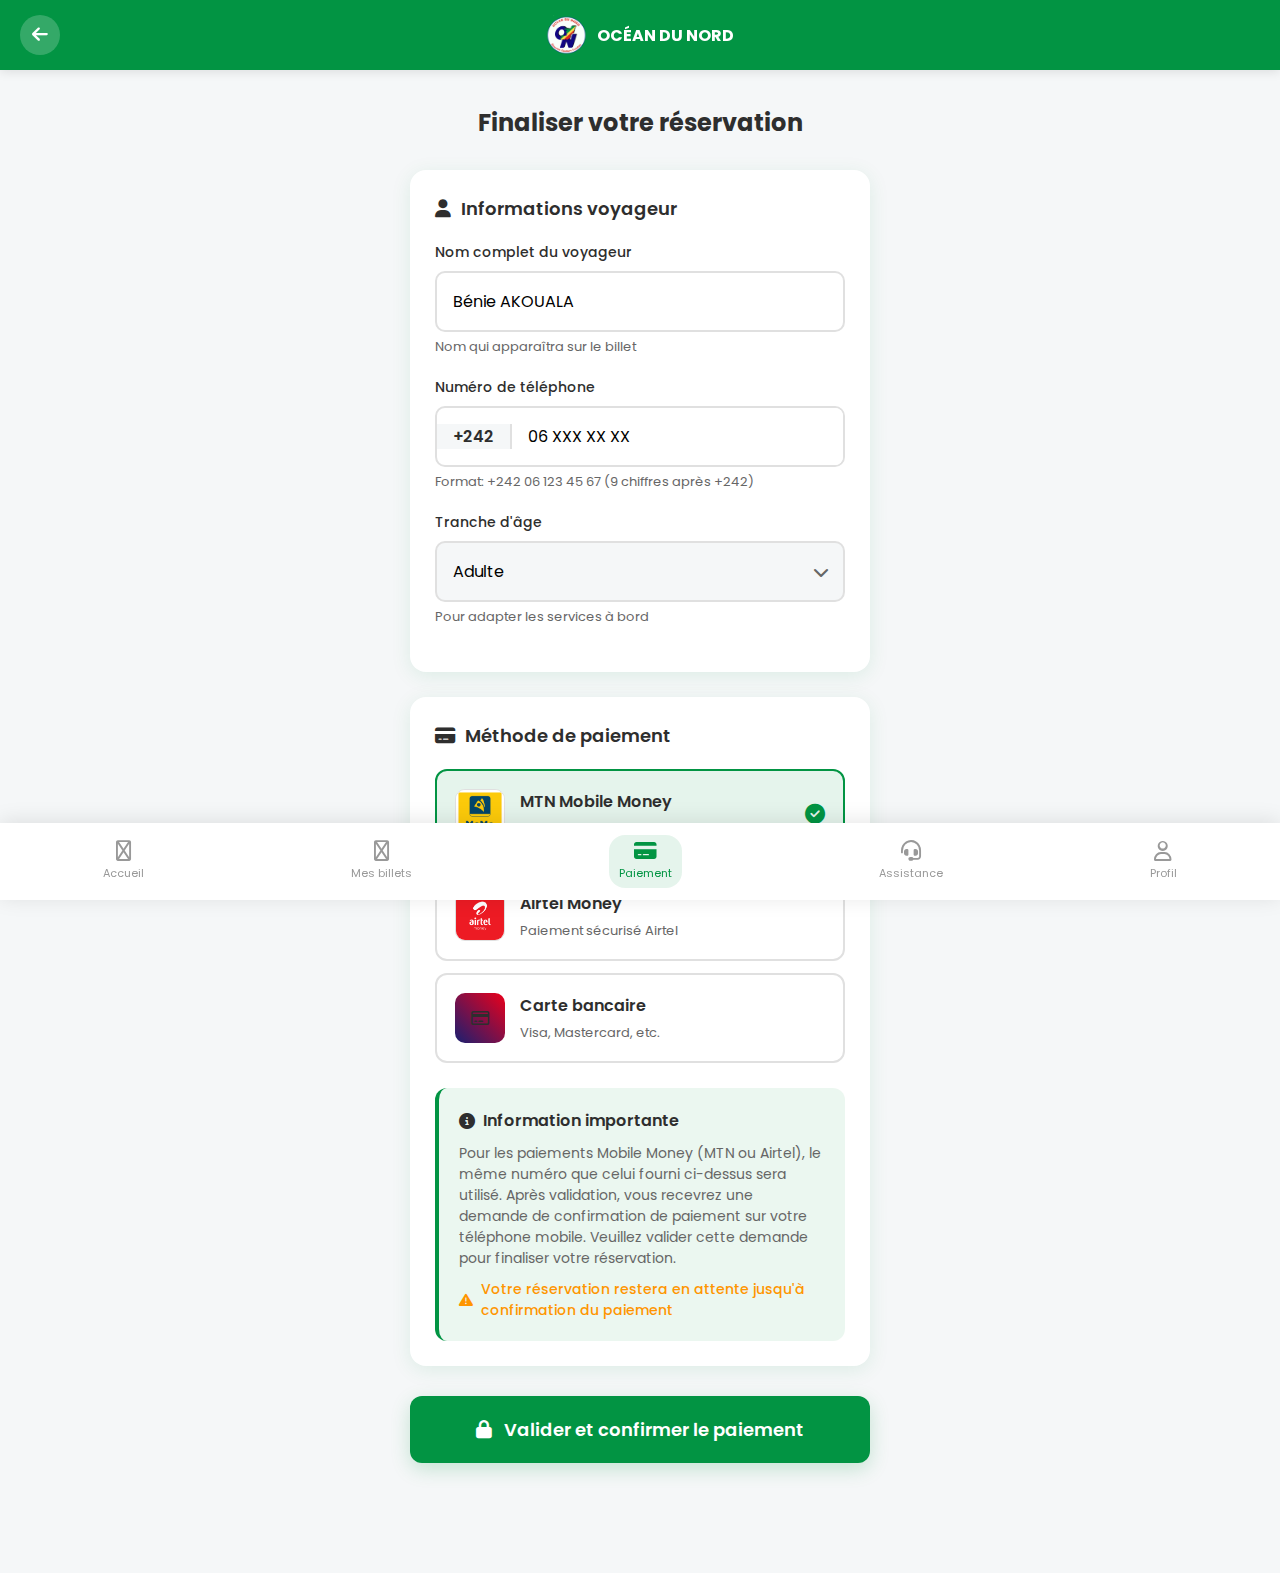
<file: payment.html>
<!DOCTYPE html>
<html lang="fr">
<head>
    <meta charset="UTF-8">
    <meta name="viewport" content="width=device-width, initial-scale=1.0, maximum-scale=1.0, user-scalable=no">
    <title>Paiement - Océan du Nord</title>
    <link rel="stylesheet" href="https://cdnjs.cloudflare.com/ajax/libs/font-awesome/6.4.0/css/all.min.css">
    <link href="https://fonts.googleapis.com/css2?family=Poppins:wght@300;400;500;600;700&display=swap" rel="stylesheet">
    <style>
        :root {
            --vert: #029443;
            --vert-fonce: #017536;
            --jaune: #F3E03E;
            --blanc: #FFFFFF;
            --gris-clair: #F5F7F8;
            --gris-texte: #2E2E2E;
            --gris-border: #E0E0E0;
            --radius: 16px;
            --shadow: 0 4px 20px rgba(2, 148, 67, 0.1);
            --shadow-card: 0 6px 20px rgba(0, 0, 0, 0.08);
            --rouge: #FF4444;
            --bleu: #4A90E2;
            --orange: #FF9500;
            --violet: #9C27B0;
            --mtn-yellow: #FFCC00;
            --airtel-red: #E30613;
            --visa-blue: #1A1F71;
            --mastercard-red: #EB001B;
        }

        * { 
            margin: 0; 
            padding: 0; 
            box-sizing: border-box; 
            -webkit-tap-highlight-color: transparent; 
        }

        body {
            font-family: 'Poppins', sans-serif;
            background-color: var(--gris-clair);
            color: var(--gris-texte);
            min-height: 100vh;
            padding-top: 85px;
            padding-bottom: 80px;
        }

        /* Header FIXE */
        .header {
            position: fixed;
            top: 0;
            left: 0;
            width: 100%;
            background-color: var(--vert);
            padding: 15px 20px;
            color: white;
            z-index: 1000;
            box-shadow: 0 2px 10px rgba(0, 0, 0, 0.1);
        }

        .header-content {
            display: flex;
            justify-content: space-between;
            align-items: center;
        }

        .logo {
            display: flex;
            align-items: center;
            gap: 10px;
        }

        .logo img {
            height: 40px;
            width: auto;
        }

        .logo-text {
            font-size: 16px;
            font-weight: 700;
            color: white;
        }

        .back-btn {
            background: rgba(255, 255, 255, 0.2);
            border: none;
            width: 40px;
            height: 40px;
            border-radius: 50%;
            color: white;
            font-size: 18px;
            cursor: pointer;
            display: flex;
            justify-content: center;
            align-items: center;
            transition: all 0.3s ease;
        }

        .back-btn:hover {
            background: rgba(255, 255, 255, 0.3);
            transform: scale(1.05);
        }

        /* Contenu principal */
        .container {
            padding: 0 20px;
            max-width: 500px;
            margin: 0 auto;
        }

        /* Titre principal */
        .page-title {
            font-size: 24px;
            font-weight: 700;
            margin: 20px 0 30px;
            color: var(--gris-texte);
            text-align: center;
        }

        /* Carte d'informations */
        .info-card {
            background-color: var(--blanc);
            border-radius: var(--radius);
            padding: 25px;
            margin-bottom: 25px;
            box-shadow: var(--shadow);
        }

        .info-title {
            font-size: 18px;
            font-weight: 600;
            margin-bottom: 20px;
            color: var(--gris-texte);
            display: flex;
            align-items: center;
            gap: 10px;
        }

        /* Formulaire */
        .form-group {
            margin-bottom: 20px;
        }

        .form-group label {
            display: block;
            margin-bottom: 8px;
            font-size: 14px;
            font-weight: 500;
            color: var(--gris-texte);
        }

        .form-input {
            width: 100%;
            padding: 16px;
            border: 2px solid var(--gris-border);
            border-radius: 10px;
            font-size: 16px;
            font-family: 'Poppins', sans-serif;
            transition: all 0.3s ease;
            background-color: white;
        }

        .form-input:focus {
            outline: none;
            border-color: var(--vert);
            box-shadow: 0 0 0 3px rgba(2, 148, 67, 0.1);
        }

        /* Input avec préfixe */
        .phone-input-group {
            display: flex;
            align-items: center;
            border: 2px solid var(--gris-border);
            border-radius: 10px;
            overflow: hidden;
            background-color: white;
        }

        .phone-prefix {
            padding: 0 16px;
            background-color: var(--gris-clair);
            height: 100%;
            display: flex;
            align-items: center;
            border-right: 2px solid var(--gris-border);
            font-weight: 600;
            color: var(--gris-texte);
            font-size: 16px;
        }

        .phone-input {
            flex: 1;
            border: none;
            padding: 16px;
            font-size: 16px;
            font-family: 'Poppins', sans-serif;
            outline: none;
            width: 100%;
        }

        .phone-input-group:focus-within {
            border-color: var(--vert);
            box-shadow: 0 0 0 3px rgba(2, 148, 67, 0.1);
        }

        /* Sélecteur personnalisé */
        .custom-select {
            position: relative;
        }

        .select-arrow {
            position: absolute;
            right: 16px;
            top: 50%;
            transform: translateY(-50%);
            color: #666;
            pointer-events: none;
        }

        .form-input[readonly] {
            background-color: var(--gris-clair);
            cursor: pointer;
        }

        /* Section méthodes de paiement */
        .payment-section {
            background-color: var(--blanc);
            border-radius: var(--radius);
            padding: 25px;
            margin-bottom: 25px;
            box-shadow: var(--shadow);
        }

        /* Méthodes de paiement */
        .payment-methods {
            display: flex;
            flex-direction: column;
            gap: 12px;
            margin-bottom: 25px;
        }

        .payment-method {
            display: flex;
            align-items: center;
            gap: 15px;
            padding: 18px;
            border: 2px solid var(--gris-border);
            border-radius: 12px;
            cursor: pointer;
            transition: all 0.3s ease;
            position: relative;
        }

        .payment-method:hover {
            border-color: var(--vert);
            background-color: rgba(2, 148, 67, 0.05);
        }

        .payment-method.active {
            border-color: var(--vert);
            background-color: rgba(2, 148, 67, 0.1);
        }

        .payment-icon {
            width: 50px;
            height: 50px;
            border-radius: 10px;
            display: flex;
            justify-content: center;
            align-items: center;
            flex-shrink: 0;
            overflow: hidden;
        }

        .payment-icon img {
            width: 100%;
            height: 100%;
            object-fit: contain;
        }

        .payment-icon.mtn {
            background-color: white;
            border: 1px solid var(--gris-border);
        }

        .payment-icon.airtel {
            background-color: white;
            border: 1px solid var(--gris-border);
        }

        .payment-icon.card {
            background: linear-gradient(45deg, var(--visa-blue), var(--mastercard-red));
        }

        .payment-info {
            flex: 1;
        }

        .payment-name {
            font-size: 16px;
            font-weight: 600;
            margin-bottom: 5px;
        }

        .payment-desc {
            font-size: 13px;
            color: #666;
        }

        .payment-check {
            color: var(--vert);
            font-size: 20px;
            opacity: 0;
            transition: opacity 0.3s ease;
        }

        .payment-method.active .payment-check {
            opacity: 1;
        }

        /* Formulaires de paiement */
        .payment-form {
            display: none;
            animation: fadeIn 0.5s ease;
        }

        .payment-form.active {
            display: block;
        }

        .form-hint {
            font-size: 13px;
            color: #666;
            margin-top: 5px;
            display: block;
        }

        /* Info Mobile Money */
        .mobile-money-info {
            background-color: rgba(2, 148, 67, 0.08);
            border-radius: 12px;
            padding: 20px;
            margin-top: 25px;
            border-left: 4px solid var(--vert);
        }

        .info-title-small {
            font-size: 16px;
            font-weight: 600;
            margin-bottom: 10px;
            color: var(--gris-texte);
            display: flex;
            align-items: center;
            gap: 8px;
        }

        .info-text {
            font-size: 14px;
            color: #666;
            line-height: 1.5;
        }

        .warning-text {
            font-size: 14px;
            color: var(--orange);
            margin-top: 10px;
            font-weight: 500;
            display: flex;
            align-items: center;
            gap: 8px;
        }

        /* Bouton de paiement */
        .payment-btn-container {
            margin: 30px 0;
        }

        .payment-btn {
            width: 100%;
            padding: 20px;
            background-color: var(--vert);
            color: white;
            border: none;
            border-radius: 12px;
            font-size: 18px;
            font-weight: 600;
            cursor: pointer;
            transition: all 0.3s ease;
            display: flex;
            justify-content: center;
            align-items: center;
            gap: 12px;
            font-family: 'Poppins', sans-serif;
            box-shadow: 0 6px 20px rgba(2, 148, 67, 0.2);
        }

        .payment-btn:hover {
            background-color: var(--vert-fonce);
            transform: translateY(-3px);
            box-shadow: 0 8px 25px rgba(2, 148, 67, 0.3);
        }

        .payment-btn:disabled {
            background-color: #cccccc;
            cursor: not-allowed;
            transform: none;
            box-shadow: none;
        }

        /* Modal de sélection */
        .modal-overlay {
            position: fixed;
            top: 0;
            left: 0;
            width: 100%;
            height: 100%;
            background-color: rgba(0, 0, 0, 0.5);
            display: none;
            justify-content: center;
            align-items: center;
            z-index: 2000;
            padding: 20px;
            animation: fadeIn 0.3s ease;
        }

        .modal-overlay.active {
            display: flex;
        }

        .modal-content {
            background-color: var(--blanc);
            border-radius: var(--radius);
            width: 100%;
            max-width: 400px;
            max-height: 70vh;
            overflow-y: auto;
            box-shadow: 0 15px 50px rgba(0,0,0,0.2);
            animation: slideUp 0.4s ease;
        }

        .modal-header {
            background: var(--vert);
            color: white;
            padding: 20px;
            border-radius: var(--radius) var(--radius) 0 0;
            position: relative;
        }

        .modal-header h3 {
            font-size: 18px;
            font-weight: 600;
            display: flex;
            align-items: center;
            gap: 10px;
        }

        .modal-close {
            position: absolute;
            top: 20px;
            right: 20px;
            background: rgba(255, 255, 255, 0.2);
            border: none;
            width: 36px;
            height: 36px;
            border-radius: 50%;
            color: white;
            font-size: 20px;
            cursor: pointer;
            display: flex;
            justify-content: center;
            align-items: center;
            transition: all 0.3s ease;
        }

        .modal-close:hover {
            background: rgba(255, 255, 255, 0.3);
        }

        .modal-body {
            padding: 20px;
        }

        .option-list {
            display: flex;
            flex-direction: column;
            gap: 10px;
        }

        .option-item {
            padding: 16px;
            border: 2px solid var(--gris-border);
            border-radius: 10px;
            cursor: pointer;
            transition: all 0.3s ease;
            font-size: 16px;
        }

        .option-item:hover {
            border-color: var(--vert);
            background-color: rgba(2, 148, 67, 0.05);
        }

        .option-item.selected {
            border-color: var(--vert);
            background-color: rgba(2, 148, 67, 0.1);
            font-weight: 600;
        }

        /* Bottom Navigation */
        .bottom-nav {
            position: fixed;
            bottom: 0;
            left: 0;
            width: 100%;
            background-color: var(--blanc);
            display: flex;
            justify-content: space-around;
            padding: 12px 0;
            box-shadow: 0 -2px 20px rgba(0, 0, 0, 0.1);
            z-index: 100;
        }

        .nav-item {
            display: flex;
            flex-direction: column;
            align-items: center;
            gap: 4px;
            color: #999;
            text-decoration: none;
            font-size: 11px;
            transition: all 0.3s ease;
            position: relative;
            padding: 6px 10px;
            border-radius: var(--radius);
        }

        .nav-item i {
            font-size: 20px;
        }

        .nav-item.active {
            color: var(--vert);
            background-color: rgba(2, 148, 67, 0.1);
        }

        /* Animations */
        @keyframes fadeIn {
            from { opacity: 0; }
            to { opacity: 1; }
        }

        @keyframes slideUp {
            from {
                opacity: 0;
                transform: translateY(30px);
            }
            to {
                opacity: 1;
                transform: translateY(0);
            }
        }

        /* Responsive */
        @media (max-width: 480px) {
            .container {
                padding: 0 15px;
            }

            .page-title {
                font-size: 20px;
            }

            .info-card,
            .payment-section {
                padding: 20px;
            }

            .payment-method {
                padding: 15px;
            }
        }

        @media (max-width: 350px) {
            .payment-method {
                flex-direction: column;
                text-align: center;
                gap: 10px;
            }

            .payment-info {
                width: 100%;
            }

            .logo-text {
                display: none;
            }
        }
    </style>
</head>
<body>
    <!-- Header FIXE -->
    <div class="header">
        <div class="header-content">
            <button class="back-btn" id="backBtn">
                <i class="fas fa-arrow-left"></i>
            </button>
            <div class="logo">
                <img src="assets/logo.png" alt="Océan du Nord" id="logoImage">
                <div class="logo-text">OCÉAN DU NORD</div>
            </div>
            <div style="width: 40px;"></div>
        </div>
    </div>

    <!-- Contenu principal -->
    <div class="container">
        <h1 class="page-title">Finaliser votre réservation</h1>

        <!-- Informations voyageur -->
        <div class="info-card">
            <div class="info-title">
                <i class="fas fa-user"></i>
                Informations voyageur
            </div>
            
            <div class="form-group">
                <label>Nom complet du voyageur</label>
                <input type="text" 
                       id="passengerName" 
                       class="form-input" 
                       value="Bénie AKOUALA"
                       placeholder="Entrez le nom du voyageur">
                <span class="form-hint">Nom qui apparaîtra sur le billet</span>
            </div>

            <div class="form-group">
                <label>Numéro de téléphone</label>
                <div class="phone-input-group">
                    <div class="phone-prefix">+242</div>
                    <input type="tel" 
                           id="passengerPhone" 
                           class="phone-input" 
                           value="06 123 45 67"
                           placeholder="06 123 45 67"
                           maxlength="12">
                </div>
                <span class="form-hint">Format: +242 06 123 45 67 (9 chiffres après +242)</span>
            </div>

            <div class="form-group">
                <label>Tranche d'âge</label>
                <div class="custom-select">
                    <input type="text" 
                           id="ageGroup" 
                           class="form-input" 
                           value="Adulte"
                           readonly
                           placeholder="Sélectionnez une tranche d'âge">
                    <div class="select-arrow">
                        <i class="fas fa-chevron-down"></i>
                    </div>
                </div>
                <span class="form-hint">Pour adapter les services à bord</span>
            </div>
        </div>

        <!-- Section méthodes de paiement -->
        <div class="payment-section">
            <div class="info-title">
                <i class="fas fa-credit-card"></i>
                Méthode de paiement
            </div>

            <div class="payment-methods">
                <!-- MTN Mobile Money -->
                <div class="payment-method active" data-method="mtn">
                    <div class="payment-icon mtn">
                        <img src="assets/mtn.png" alt="MTN Mobile Money">
                    </div>
                    <div class="payment-info">
                        <div class="payment-name">MTN Mobile Money</div>
                        <div class="payment-desc">Paiement rapide et sécurisé</div>
                    </div>
                    <div class="payment-check">
                        <i class="fas fa-check-circle"></i>
                    </div>
                </div>

                <!-- Airtel Money -->
                <div class="payment-method" data-method="airtel">
                    <div class="payment-icon airtel">
                        <img src="assets/airtel.png" alt="Airtel Money">
                    </div>
                    <div class="payment-info">
                        <div class="payment-name">Airtel Money</div>
                        <div class="payment-desc">Paiement sécurisé Airtel</div>
                    </div>
                    <div class="payment-check">
                        <i class="fas fa-check-circle"></i>
                    </div>
                </div>

                <!-- Carte bancaire -->
                <div class="payment-method" data-method="card">
                    <div class="payment-icon card">
                        <i class="far fa-credit-card"></i>
                    </div>
                    <div class="payment-info">
                        <div class="payment-name">Carte bancaire</div>
                        <div class="payment-desc">Visa, Mastercard, etc.</div>
                    </div>
                    <div class="payment-check">
                        <i class="fas fa-check-circle"></i>
                    </div>
                </div>
            </div>

            <!-- Formulaire Carte bancaire -->
            <div class="payment-form card-form" id="cardForm">
                <div class="form-group">
                    <label>Numéro de carte</label>
                    <input type="text" 
                           id="cardNumber" 
                           class="form-input" 
                           placeholder="1234 5678 9012 3456"
                           maxlength="19">
                </div>
                <div class="form-group" style="display: grid; grid-template-columns: 1fr 1fr; gap: 15px;">
                    <div>
                        <label>Expiration</label>
                        <input type="text" 
                               id="cardExpiry" 
                               class="form-input" 
                               placeholder="MM/AA"
                               maxlength="5">
                    </div>
                    <div>
                        <label>Code CVC</label>
                        <input type="password" 
                               id="cardCvc" 
                               class="form-input" 
                               placeholder="123"
                               maxlength="3">
                    </div>
                </div>
                <div class="form-group">
                    <label>Titulaire de la carte</label>
                    <input type="text" 
                           id="cardHolder" 
                           class="form-input" 
                           placeholder="Nom comme sur la carte">
                </div>
            </div>

            <!-- Information importante -->
            <div class="mobile-money-info">
                <div class="info-title-small">
                    <i class="fas fa-info-circle"></i>
                    Information importante
                </div>
                <p class="info-text">
                    Pour les paiements Mobile Money (MTN ou Airtel), le même numéro que celui fourni ci-dessus sera utilisé.
                    Après validation, vous recevrez une demande de confirmation de paiement sur votre téléphone mobile. 
                    Veuillez valider cette demande pour finaliser votre réservation.
                </p>
                <div class="warning-text">
                    <i class="fas fa-exclamation-triangle"></i>
                    Votre réservation restera en attente jusqu'à confirmation du paiement
                </div>
            </div>
        </div>

        <!-- Bouton de paiement -->
        <div class="payment-btn-container">
            <button class="payment-btn" id="confirmPaymentBtn">
                <i class="fas fa-lock"></i>
                Valider et confirmer le paiement
            </button>
        </div>
    </div>

    <!-- Modal de sélection de la tranche d'âge -->
    <div class="modal-overlay" id="ageModal">
        <div class="modal-content">
            <div class="modal-header">
                <h3><i class="fas fa-user-tag"></i> Tranche d'âge</h3>
                <button class="modal-close" id="closeAgeModal">&times;</button>
            </div>
            <div class="modal-body">
                <div class="option-list" id="ageOptions">
                    <div class="option-item" data-value="enfant">Enfant (0-12 ans)</div>
                    <div class="option-item" data-value="adolescent">Adolescent (13-17 ans)</div>
                    <div class="option-item selected" data-value="adulte">Adulte (18-64 ans)</div>
                    <div class="option-item" data-value="senior">Senior (65+ ans)</div>
                </div>
            </div>
        </div>
    </div>

    <!-- Bottom Navigation -->
    <div class="bottom-nav">
        <a href="index.html" class="nav-item">
            <i class="far fa-home"></i>
            <span>Accueil</span>
        </a>
        <a href="#" class="nav-item">
            <i class="far fa-ticket-alt"></i>
            <span>Mes billets</span>
        </a>
        <a href="#" class="nav-item active">
            <i class="fas fa-credit-card"></i>
            <span>Paiement</span>
        </a>
        <a href="#" class="nav-item">
            <i class="fas fa-headset"></i>
            <span>Assistance</span>
        </a>
        <a href="#" class="nav-item">
            <i class="far fa-user"></i>
            <span>Profil</span>
        </a>
    </div>

    <script>
        // === DONNÉES UTILISATEUR ===
        const userData = {
            firstName: "Bénie",
            lastName: "AKOUALA",
            fullName: "Bénie AKOUALA",
            email: "benie.akouala@email.com",
            phone: "06 XXX XX XX",
            ageGroup: "adulte"
        };

        // === DONNÉES DU VOYAGE ===
        let tripData = null;
        let selectedPaymentMethod = 'mtn';
        let selectedAgeGroup = 'adulte';

        // === INITIALISATION ===
        function initPaymentPage() {
            // Récupérer les paramètres de l'URL
            const urlParams = new URLSearchParams(window.location.search);
            const tripId = urlParams.get('tripId');
            const departure = urlParams.get('from') || 'Brazzaville';
            const arrival = urlParams.get('to') || 'Dolisie';
            const price = urlParams.get('price') || 17000;

            // Charger les données du voyage
            loadTripData(tripId);

            // Informations utilisateur préremplies mais modifiables
            document.getElementById('passengerName').value = userData.fullName;
            document.getElementById('passengerPhone').value = userData.phone;
            document.getElementById('ageGroup').value = "Adulte";

            // Configurer les événements
            setupEventListeners();

            // Gérer le logo manquant
            setupLogoFallback();
            setupOperatorLogoFallback();

            // Formatage des inputs
            setupInputFormatting();
        }

        function loadTripData(tripId) {
            // Simuler le chargement des données du voyage
            tripData = {
                id: tripId || 1,
                company: "Océan du Nord Express",
                class: "VIP",
                departureTime: "06:00",
                arrivalTime: "11:24",
                price: 17000,
                departure: "Brazzaville",
                arrival: "Dolisie"
            };
        }

        function setupEventListeners() {
            // Bouton retour
            document.getElementById('backBtn').addEventListener('click', () => {
                if (confirm("Voulez-vous vraiment quitter ? Votre réservation ne sera pas enregistrée.")) {
                    window.history.back();
                }
            });

            // Méthodes de paiement
            document.querySelectorAll('.payment-method').forEach(method => {
                method.addEventListener('click', function() {
                    // Désélectionner toutes les méthodes
                    document.querySelectorAll('.payment-method').forEach(m => {
                        m.classList.remove('active');
                    });
                    
                    // Sélectionner la méthode cliquée
                    this.classList.add('active');
                    selectedPaymentMethod = this.getAttribute('data-method');
                    
                    // Afficher/masquer les formulaires si nécessaire
                    showPaymentForm(selectedPaymentMethod);
                });
            });

            // Sélection de la tranche d'âge
            document.getElementById('ageGroup').addEventListener('click', () => {
                openAgeModal();
            });

            // Modal de tranche d'âge
            document.getElementById('closeAgeModal').addEventListener('click', closeAgeModal);
            document.getElementById('ageModal').addEventListener('click', function(e) {
                if (e.target === this) closeAgeModal();
            });

            // Options de tranche d'âge
            document.querySelectorAll('#ageOptions .option-item').forEach(option => {
                option.addEventListener('click', function() {
                    // Désélectionner toutes les options
                    document.querySelectorAll('#ageOptions .option-item').forEach(opt => {
                        opt.classList.remove('selected');
                    });
                    
                    // Sélectionner l'option cliquée
                    this.classList.add('selected');
                    selectedAgeGroup = this.getAttribute('data-value');
                    
                    // Mettre à jour le champ
                    const displayText = {
                        'enfant': 'Enfant (0-12 ans)',
                        'adolescent': 'Adolescent (13-17 ans)',
                        'adulte': 'Adulte (18-64 ans)',
                        'senior': 'Senior (65+ ans)'
                    }[selectedAgeGroup] || 'Adulte';
                    
                    document.getElementById('ageGroup').value = displayText;
                    
                    // Fermer le modal
                    setTimeout(() => {
                        closeAgeModal();
                    }, 300);
                });
            });

            // Validation et paiement
            document.getElementById('confirmPaymentBtn').addEventListener('click', processPayment);
        }

        function setupInputFormatting() {
            const phoneInput = document.getElementById('passengerPhone');
            
            phoneInput.addEventListener('input', function(e) {
                let value = e.target.value.replace(/\s+/g, '').replace(/[^0-9]/gi, '');
                
                if (value.length > 0) {
                    // Formater selon le format XX XXX XX XX
                    let formatted = '';
                    
                    if (value.length <= 2) {
                        // Premiers 2 chiffres
                        formatted = value.substring(0, 2);
                    } else if (value.length <= 5) {
                        // XX XXX
                        formatted = value.substring(0, 2) + ' ' + value.substring(2, 5);
                    } else if (value.length <= 7) {
                        // XX XXX XX
                        formatted = value.substring(0, 2) + ' ' + value.substring(2, 5) + ' ' + value.substring(5, 7);
                    } else {
                        // XX XXX XX XX (complet)
                        formatted = value.substring(0, 2) + ' ' + value.substring(2, 5) + ' ' + value.substring(5, 7) + ' ' + value.substring(7, 9);
                    }
                    
                    e.target.value = formatted.trim();
                }
            });

            // Formatage du numéro de carte
            document.getElementById('cardNumber').addEventListener('input', function(e) {
                let value = e.target.value.replace(/\s+/g, '').replace(/[^0-9]/gi, '');
                let formatted = value.replace(/(\d{4})/g, '$1 ').trim();
                e.target.value = formatted.substring(0, 19);
            });

            // Formatage de la date d'expiration
            document.getElementById('cardExpiry').addEventListener('input', function(e) {
                let value = e.target.value.replace(/[^0-9]/g, '');
                if (value.length >= 2) {
                    value = value.substring(0, 2) + '/' + value.substring(2, 4);
                }
                e.target.value = value.substring(0, 5);
            });
        }

        function showPaymentForm(method) {
            // Seule la carte bancaire a un formulaire spécifique
            const cardForm = document.getElementById('cardForm');
            
            if (method === 'card') {
                cardForm.classList.add('active');
            } else {
                cardForm.classList.remove('active');
            }
        }

        function openAgeModal() {
            document.getElementById('ageModal').classList.add('active');
            document.body.style.overflow = 'hidden';
        }

        function closeAgeModal() {
            document.getElementById('ageModal').classList.remove('active');
            document.body.style.overflow = 'auto';
        }

        function validatePayment() {
            const passengerName = document.getElementById('passengerName').value.trim();
            const passengerPhone = document.getElementById('passengerPhone').value.trim();
            const cleanPhone = passengerPhone.replace(/\s/g, '');

            // Validation du nom
            if (!passengerName || passengerName.length < 3) {
                alert("Veuillez saisir un nom valide pour le voyageur");
                return false;
            }

            // Validation du téléphone - 9 chiffres après +242
            if (!cleanPhone || cleanPhone.length !== 9) {
                alert("Veuillez saisir un numéro de téléphone valide (9 chiffres après +242)");
                return false;
            }

            // Validation spécifique selon la méthode de paiement
            if (selectedPaymentMethod === 'mtn') {
                // Vérifier le préfixe MTN (05 ou 06)
                const prefix = cleanPhone.substring(0, 2);
                if (prefix !== '05' && prefix !== '06') {
                    alert("Les numéros MTN Mobile Money commencent par 05 ou 06");
                    return false;
                }
                
            } else if (selectedPaymentMethod === 'airtel') {
                // Vérifier le préfixe Airtel (01 ou 02)
                const prefix = cleanPhone.substring(0, 2);
                if (prefix !== '01' && prefix !== '02') {
                    alert("Les numéros Airtel Money commencent par 01 ou 02");
                    return false;
                }
                
            } else if (selectedPaymentMethod === 'card') {
                const cardNumber = document.getElementById('cardNumber').value.replace(/\s/g, '');
                const expiry = document.getElementById('cardExpiry').value;
                const cvc = document.getElementById('cardCvc').value;
                const holder = document.getElementById('cardHolder').value;
                
                if (!cardNumber || cardNumber.length !== 16) {
                    alert("Veuillez saisir un numéro de carte valide (16 chiffres)");
                    return false;
                }
                
                if (!expiry || !expiry.match(/^\d{2}\/\d{2}$/)) {
                    alert("Veuillez saisir une date d'expiration valide (MM/AA)");
                    return false;
                }
                
                if (!cvc || cvc.length !== 3) {
                    alert("Le code CVC doit contenir 3 chiffres");
                    return false;
                }
                
                if (!holder || holder.trim().length < 3) {
                    alert("Veuillez saisir le nom du titulaire de la carte");
                    return false;
                }
            }
            
            return true;
        }

        function processPayment() {
            if (!validatePayment()) {
                return;
            }
            
            const paymentBtn = document.getElementById('confirmPaymentBtn');
            const originalHtml = paymentBtn.innerHTML;
            
            // Désactiver le bouton
            paymentBtn.disabled = true;
            paymentBtn.innerHTML = '<i class="fas fa-spinner fa-spin"></i> Traitement en cours...';
            
            // Simuler le traitement du paiement
            setTimeout(() => {
                // Générer un numéro de réservation
                const bookingNumber = 'ODN-' + Date.now().toString();
                
                // Récupérer le numéro de téléphone formaté
                const phoneNumber = '+242 ' + document.getElementById('passengerPhone').value;
                
                // Enregistrer la réservation
                const booking = {
                    id: Date.now(),
                    bookingNumber: bookingNumber,
                    passengerName: document.getElementById('passengerName').value,
                    passengerPhone: phoneNumber,
                    ageGroup: selectedAgeGroup,
                    trip: tripData,
                    paymentMethod: selectedPaymentMethod,
                    amount: tripData.price,
                    paymentDate: new Date().toISOString(),
                    status: 'pending_confirmation',
                    departure: tripData.departure,
                    arrival: tripData.arrival,
                    departureTime: tripData.departureTime,
                    arrivalTime: tripData.arrivalTime,
                    date: getNextWeekDate(),
                    seat: generateSeatNumber(),
                    company: tripData.company
                };
                
                // Sauvegarder dans localStorage
                saveBooking(booking);
                
                // Rediriger vers la page de confirmation
                window.location.href = `booking-confirmation.html?bookingId=${booking.id}`;
                
            }, 2000);
        }

        function getNextWeekDate() {
            const nextWeek = new Date();
            nextWeek.setDate(nextWeek.getDate() + 7);
            const options = { day: 'numeric', month: 'short', year: 'numeric' };
            return nextWeek.toLocaleDateString('fr-FR', options);
        }

        function generateSeatNumber() {
            const letters = ['A', 'B', 'C', 'D', 'E', 'F'];
            const numbers = Array.from({length: 20}, (_, i) => i + 1);
            const randomLetter = letters[Math.floor(Math.random() * letters.length)];
            const randomNumber = numbers[Math.floor(Math.random() * numbers.length)];
            return randomLetter + randomNumber;
        }

        function saveBooking(booking) {
            try {
                const existingBookings = JSON.parse(localStorage.getItem('travelBookings')) || [];
                existingBookings.push(booking);
                localStorage.setItem('travelBookings', JSON.stringify(existingBookings));
                return true;
            } catch (error) {
                console.error('Erreur lors de la sauvegarde:', error);
                return false;
            }
        }

        function setupLogoFallback() {
            const logoImg = document.getElementById('logoImage');
            logoImg.addEventListener('error', function() {
                this.style.display = 'none';
                const logoContainer = document.querySelector('.logo');
                logoContainer.innerHTML = `
                    <div style="width: 40px; height: 40px; background: white; border-radius: 10px; display: flex; justify-content: center; align-items: center; color: var(--vert); font-size: 20px;">
                        <i class="fas fa-ship"></i>
                    </div>
                    <div class="logo-text">OCÉAN DU NORD</div>
                `;
            });
        }

        function setupOperatorLogoFallback() {
            // Gestion des logos d'opérateurs manquants
            const operatorLogos = document.querySelectorAll('.payment-icon img');
            
            operatorLogos.forEach(img => {
                img.addEventListener('error', function() {
                    const parent = this.parentElement;
                    if (parent.classList.contains('mtn')) {
                        parent.innerHTML = '<i class="fas fa-mobile-alt" style="color: #FFCC00; font-size: 24px;"></i>';
                    } else if (parent.classList.contains('airtel')) {
                        parent.innerHTML = '<i class="fas fa-mobile-alt" style="color: #E30613; font-size: 24px;"></i>';
                    }
                });
            });
        }

        // === LANCER LA PAGE ===
        document.addEventListener('DOMContentLoaded', initPaymentPage);
    </script>
</body>
</html>
</file>
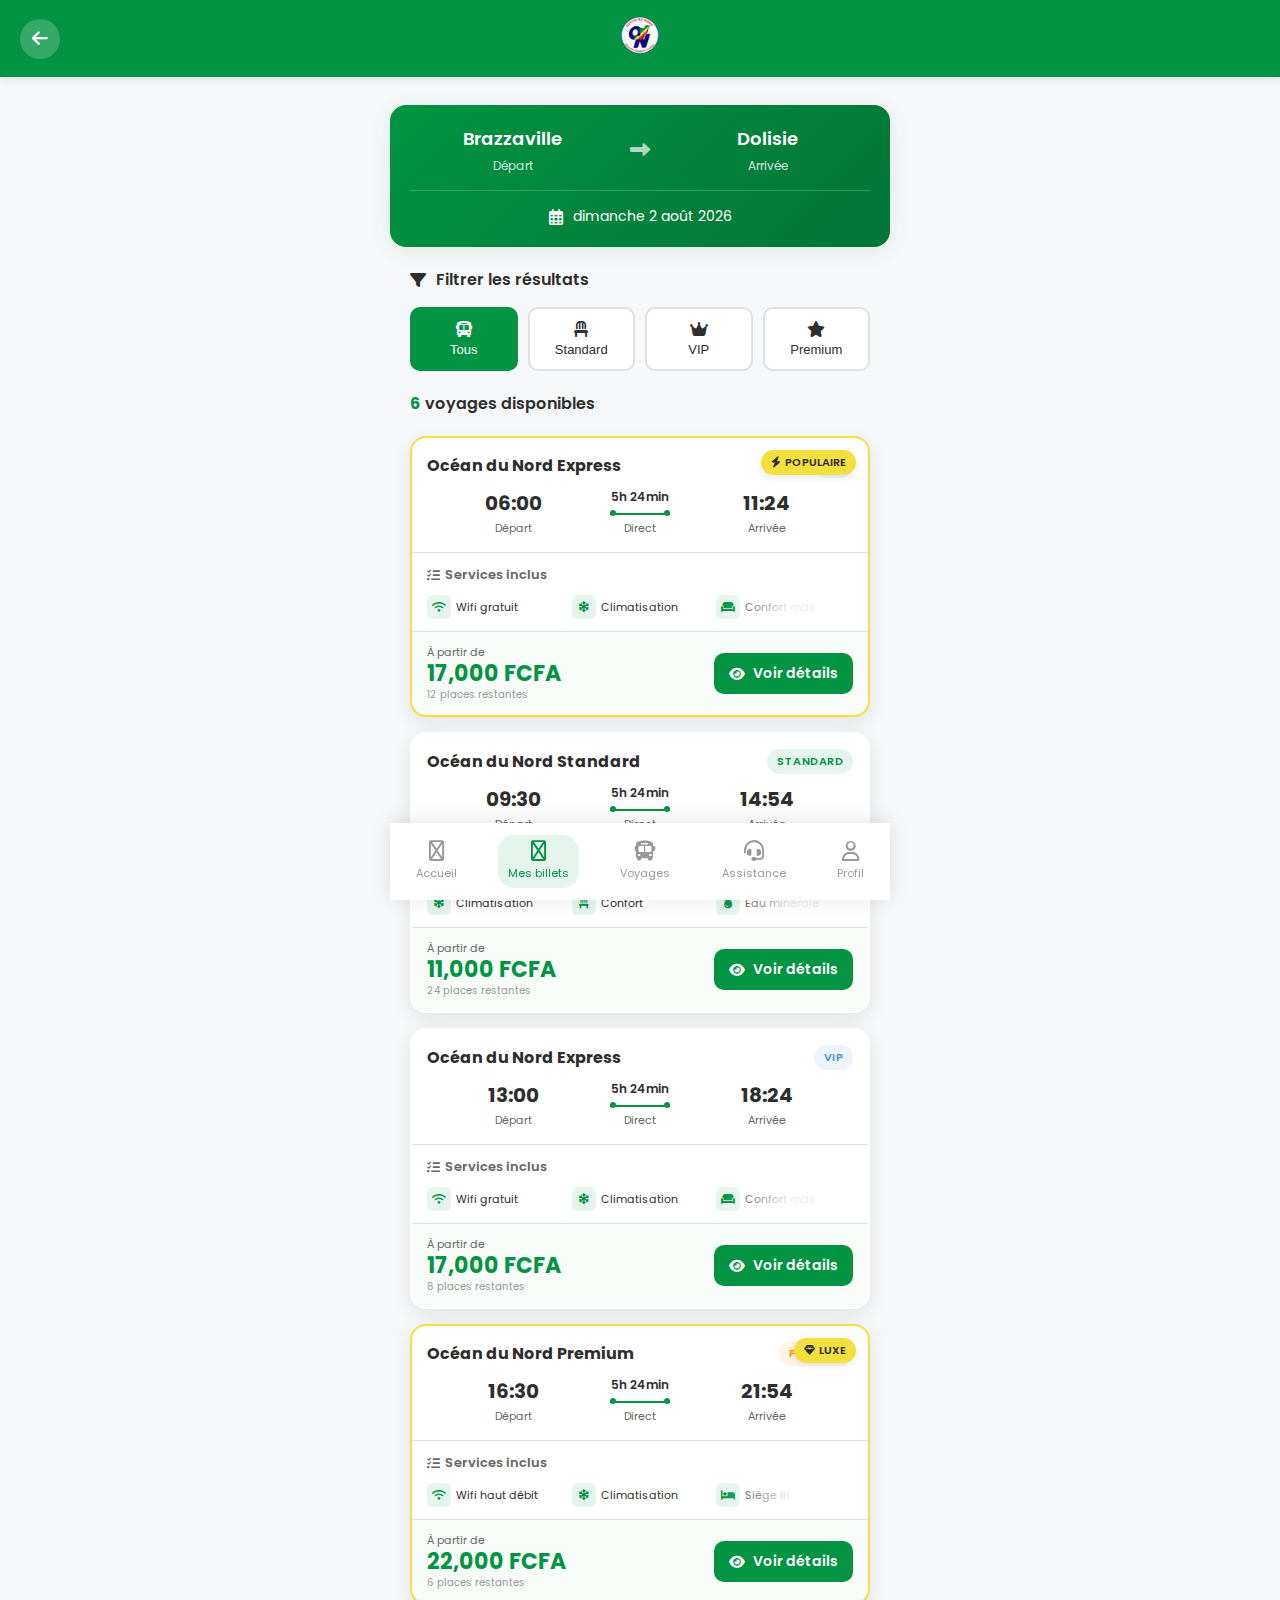
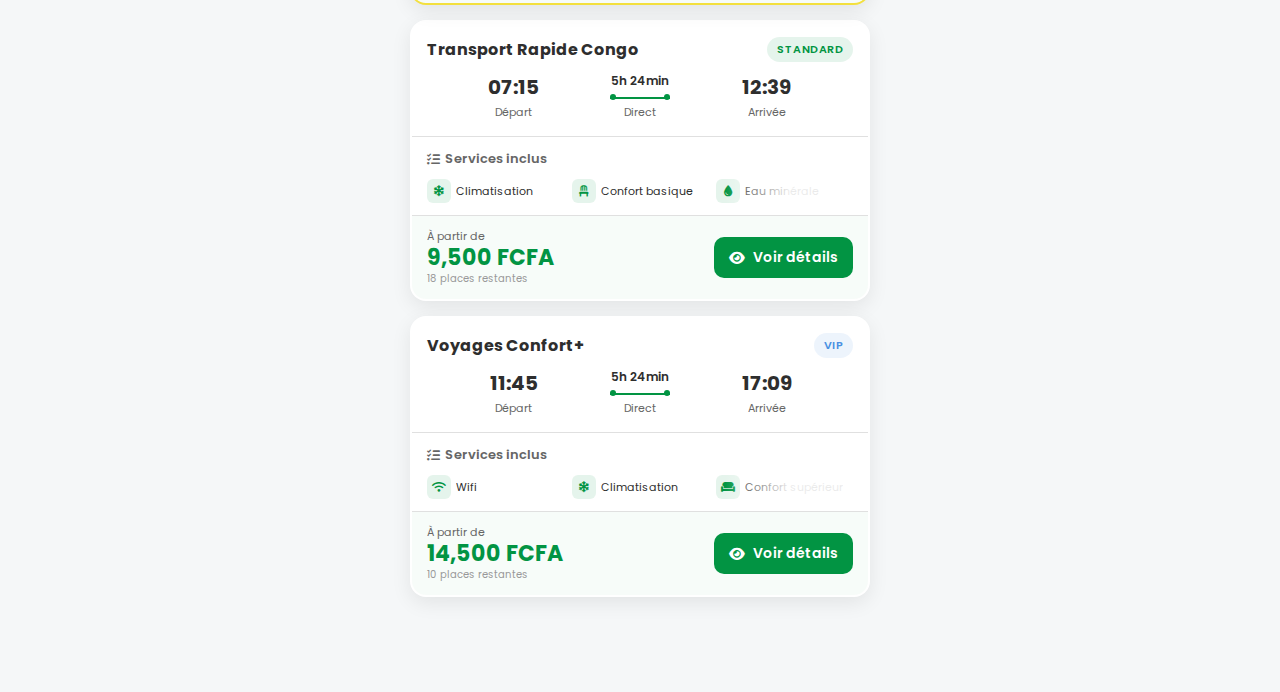
<file: search-results.html>
<!DOCTYPE html>
<html lang="fr">
<head>
    <meta charset="UTF-8">
    <meta name="viewport" content="width=device-width, initial-scale=1.0, maximum-scale=1.0, user-scalable=no">
    <title>Résultats - Océan du Nord</title>
    <link rel="stylesheet" href="https://cdnjs.cloudflare.com/ajax/libs/font-awesome/6.4.0/css/all.min.css">
    <link href="https://fonts.googleapis.com/css2?family=Poppins:wght@300;400;500;600;700&display=swap" rel="stylesheet">
    <style>
        :root {
            --vert: #029443;
            --vert-fonce: #017536;
            --jaune: #F3E03E;
            --blanc: #FFFFFF;
            --gris-clair: #F5F7F8;
            --gris-texte: #2E2E2E;
            --gris-border: #E0E0E0;
            --radius: 16px;
            --shadow: 0 4px 20px rgba(2, 148, 67, 0.1);
            --shadow-card: 0 6px 20px rgba(0, 0, 0, 0.08);
            --rouge: #FF4444;
            --bleu: #4A90E2;
            --orange: #FF9500;
            --violet: #9C27B0;
        }

        * { 
            margin: 0; 
            padding: 0; 
            box-sizing: border-box; 
            -webkit-tap-highlight-color: transparent; 
        }

        body {
            font-family: 'Poppins', sans-serif;
            background-color: var(--gris-clair);
            color: var(--gris-texte);
            min-height: 100vh;
            padding-top: 85px;
            padding-bottom: 80px;
        }

        /* Header FIXE */
        .header {
            position: fixed;
            top: 0;
            left: 0;
            width: 100%;
            background-color: var(--vert);
            padding: 15px 20px;
            color: white;
            z-index: 1000;
            box-shadow: 0 2px 10px rgba(0, 0, 0, 0.1);
        }

        .header-content {
            display: flex;
            justify-content: space-between;
            align-items: center;
        }

        .logo img {
            height: 40px;
            width: auto;
        }

        .back-btn {
            background: rgba(255, 255, 255, 0.2);
            border: none;
            width: 40px;
            height: 40px;
            border-radius: 50%;
            color: white;
            font-size: 18px;
            cursor: pointer;
            display: flex;
            justify-content: center;
            align-items: center;
            transition: all 0.3s ease;
        }

        .back-btn:hover {
            background: rgba(255, 255, 255, 0.3);
            transform: scale(1.05);
        }

        /* Carte d'informations du trajet */
        .trip-info-card {
            background: linear-gradient(135deg, var(--vert), var(--vert-fonce));
            border-radius: var(--radius);
            padding: 20px;
            color: white;
            margin: 20px;
            box-shadow: var(--shadow);
        }

        .trip-route {
            display: flex;
            align-items: center;
            justify-content: space-between;
            margin-bottom: 15px;
        }

        .route-point {
            display: flex;
            flex-direction: column;
            align-items: center;
            text-align: center;
            flex: 1;
        }

        .route-point .city {
            font-size: 18px;
            font-weight: 600;
            margin-bottom: 5px;
        }

        .route-point .label {
            font-size: 12px;
            opacity: 0.8;
        }

        .route-arrow {
            color: rgba(255, 255, 255, 0.7);
            font-size: 20px;
            margin: 0 15px;
        }

        .trip-date {
            display: flex;
            align-items: center;
            justify-content: center;
            gap: 10px;
            padding-top: 15px;
            border-top: 1px solid rgba(255, 255, 255, 0.2);
            font-size: 14px;
        }

        .trip-date i {
            font-size: 16px;
        }

        /* Filtres */
        .filters-section {
            padding: 0 20px;
            margin-bottom: 20px;
        }

        .filters-title {
            font-size: 16px;
            font-weight: 600;
            margin-bottom: 15px;
            display: flex;
            align-items: center;
            gap: 10px;
        }

        .filters-grid {
            display: grid;
            grid-template-columns: repeat(4, 1fr);
            gap: 10px;
        }

        .filter-btn {
            padding: 12px 8px;
            background-color: var(--blanc);
            border: 2px solid var(--gris-border);
            border-radius: 10px;
            font-size: 13px;
            font-weight: 500;
            color: var(--gris-texte);
            cursor: pointer;
            transition: all 0.3s ease;
            text-align: center;
            display: flex;
            flex-direction: column;
            align-items: center;
            gap: 5px;
        }

        .filter-btn i {
            font-size: 16px;
        }

        .filter-btn.active {
            background-color: var(--vert);
            color: white;
            border-color: var(--vert);
        }

        .filter-btn:hover:not(.active) {
            border-color: var(--vert);
            background-color: rgba(2, 148, 67, 0.05);
        }

        /* Résultats */
        .results-section {
            padding: 0 20px;
        }

        .results-count {
            font-size: 16px;
            font-weight: 600;
            margin-bottom: 20px;
            color: var(--gris-texte);
        }

        .results-count span {
            color: var(--vert);
            font-weight: 700;
        }

        /* Cartes de voyage COMPACTES */
        .trip-card {
            background-color: var(--blanc);
            border-radius: var(--radius);
            padding: 0;
            margin-bottom: 15px;
            box-shadow: var(--shadow-card);
            overflow: hidden;
            transition: all 0.3s ease;
            border: 2px solid transparent;
            cursor: pointer;
        }

        .trip-card:hover {
            transform: translateY(-3px);
            box-shadow: 0 10px 25px rgba(0, 0, 0, 0.12);
        }

        .trip-card.featured {
            border-color: var(--jaune);
            position: relative;
        }

        .featured-badge {
            position: absolute;
            top: 12px;
            right: 12px;
            background-color: var(--jaune);
            color: var(--gris-texte);
            padding: 4px 10px;
            border-radius: 20px;
            font-size: 11px;
            font-weight: 600;
            z-index: 2;
            display: flex;
            align-items: center;
            gap: 4px;
            box-shadow: 0 2px 8px rgba(0,0,0,0.1);
        }

        .trip-header {
            padding: 15px;
            border-bottom: 1px solid var(--gris-border);
        }

        .company-info {
            display: flex;
            justify-content: space-between;
            align-items: center;
            margin-bottom: 10px;
        }

        .company-name {
            font-size: 16px;
            font-weight: 700;
            color: var(--gris-texte);
        }

        .trip-class {
            background-color: rgba(2, 148, 67, 0.1);
            color: var(--vert);
            padding: 4px 10px;
            border-radius: 20px;
            font-size: 11px;
            font-weight: 600;
            text-transform: uppercase;
            letter-spacing: 0.5px;
        }

        .trip-class.vip {
            background-color: rgba(74, 144, 226, 0.1);
            color: var(--bleu);
        }

        .trip-class.premium {
            background-color: rgba(255, 149, 0, 0.1);
            color: var(--orange);
        }

        .schedule-info {
            display: flex;
            justify-content: space-between;
            align-items: center;
        }

        .time-section {
            display: flex;
            flex-direction: column;
            align-items: center;
            text-align: center;
            flex: 1;
        }

        .time {
            font-size: 20px;
            font-weight: 700;
            color: var(--gris-texte);
            margin-bottom: 2px;
        }

        .time-label {
            font-size: 11px;
            color: #666;
        }

        .duration-section {
            display: flex;
            flex-direction: column;
            align-items: center;
            text-align: center;
            padding: 0 10px;
            position: relative;
        }

        .duration {
            font-size: 12px;
            font-weight: 600;
            color: var(--gris-texte);
            margin-bottom: 2px;
        }

        .duration-line {
            width: 60px;
            height: 2px;
            background-color: var(--vert);
            position: relative;
            margin: 5px 0;
        }

        .duration-line::before {
            content: '';
            position: absolute;
            top: -3px;
            left: 0;
            width: 6px;
            height: 6px;
            background-color: var(--vert);
            border-radius: 50%;
        }

        .duration-line::after {
            content: '';
            position: absolute;
            top: -3px;
            right: 0;
            width: 6px;
            height: 6px;
            background-color: var(--vert);
            border-radius: 50%;
        }

        /* Aménités COMPACTES - 3 colonnes */
        .amenities-section {
            padding: 12px 15px;
            position: relative;
            overflow: hidden;
        }

        .amenities-title {
            font-size: 13px;
            font-weight: 600;
            margin-bottom: 10px;
            color: #666;
            display: flex;
            align-items: center;
            gap: 5px;
        }

        .amenities-grid {
            display: grid;
            grid-template-columns: repeat(3, 1fr);
            gap: 8px;
            max-height: 60px;
            overflow: hidden;
            position: relative;
        }

        .amenities-grid::after {
            content: '';
            position: absolute;
            bottom: 0;
            right: 0;
            width: 30%;
            height: 100%;
            background: linear-gradient(to right, transparent, rgba(255,255,255,0.9) 50%);
            pointer-events: none;
        }

        .amenity-item {
            display: flex;
            align-items: center;
            gap: 5px;
        }

        .amenity-icon {
            width: 24px;
            height: 24px;
            background-color: rgba(2, 148, 67, 0.1);
            border-radius: 6px;
            display: flex;
            justify-content: center;
            align-items: center;
            color: var(--vert);
            font-size: 11px;
            flex-shrink: 0;
        }

        .amenity-name {
            font-size: 11px;
            color: var(--gris-texte);
            white-space: nowrap;
            overflow: hidden;
            text-overflow: ellipsis;
        }

        /* Section prix et réservation */
        .booking-section {
            padding: 12px 15px;
            display: flex;
            justify-content: space-between;
            align-items: center;
            background-color: rgba(2, 148, 67, 0.03);
            border-top: 1px solid var(--gris-border);
        }

        .price-info {
            display: flex;
            flex-direction: column;
        }

        .price-label {
            font-size: 11px;
            color: #666;
            margin-bottom: 2px;
        }

        .price-amount {
            font-size: 22px;
            font-weight: 700;
            color: var(--vert);
            line-height: 1;
        }

        .price-note {
            font-size: 10px;
            color: #999;
            margin-top: 2px;
        }

        .book-btn {
            background-color: var(--vert);
            color: white;
            border: none;
            padding: 10px 15px;
            border-radius: 10px;
            font-size: 14px;
            font-weight: 600;
            cursor: pointer;
            transition: all 0.3s ease;
            display: flex;
            align-items: center;
            gap: 8px;
            font-family: 'Poppins', sans-serif;
            white-space: nowrap;
        }

        .book-btn:hover {
            background-color: var(--vert-fonce);
            transform: translateY(-2px);
            box-shadow: 0 4px 12px rgba(2, 148, 67, 0.2);
        }

        /* Modal de détail du voyage */
        .modal-overlay {
            position: fixed;
            top: 0;
            left: 0;
            width: 100%;
            height: 100%;
            background-color: rgba(0, 0, 0, 0.5);
            display: none;
            justify-content: center;
            align-items: center;
            z-index: 2000;
            padding: 20px;
            animation: fadeIn 0.3s ease;
        }

        .modal-overlay.active {
            display: flex;
        }

        .modal-content {
            background-color: var(--blanc);
            border-radius: var(--radius);
            width: 100%;
            max-width: 450px;
            max-height: 85vh;
            overflow-y: auto;
            box-shadow: 0 15px 50px rgba(0,0,0,0.2);
            animation: slideUp 0.4s ease;
        }

        .modal-header {
            background: var(--vert);
            color: white;
            padding: 20px;
            border-radius: var(--radius) var(--radius) 0 0;
            position: relative;
        }

        .modal-header h3 {
            font-size: 18px;
            font-weight: 600;
            display: flex;
            align-items: center;
            gap: 10px;
        }

        .modal-close {
            position: absolute;
            top: 20px;
            right: 20px;
            background: rgba(255, 255, 255, 0.2);
            border: none;
            width: 36px;
            height: 36px;
            border-radius: 50%;
            color: white;
            font-size: 20px;
            cursor: pointer;
            display: flex;
            justify-content: center;
            align-items: center;
            transition: all 0.3s ease;
        }

        .modal-close:hover {
            background: rgba(255, 255, 255, 0.3);
        }

        .modal-body {
            padding: 20px;
        }

        /* Détails du voyage dans le modal */
        .trip-details {
            margin-bottom: 25px;
        }

        .detail-section {
            margin-bottom: 20px;
        }

        .detail-title {
            font-size: 15px;
            font-weight: 600;
            margin-bottom: 12px;
            color: var(--vert);
            display: flex;
            align-items: center;
            gap: 8px;
        }

        .detail-grid {
            display: grid;
            grid-template-columns: repeat(2, 1fr);
            gap: 12px;
            margin-bottom: 15px;
        }

        .detail-item {
            background-color: var(--gris-clair);
            border-radius: 10px;
            padding: 12px;
            display: flex;
            align-items: center;
            gap: 10px;
        }

        .detail-icon {
            width: 36px;
            height: 36px;
            background-color: rgba(2, 148, 67, 0.1);
            border-radius: 8px;
            display: flex;
            justify-content: center;
            align-items: center;
            color: var(--vert);
            font-size: 16px;
            flex-shrink: 0;
        }

        .detail-content {
            flex: 1;
        }

        .detail-label {
            font-size: 12px;
            color: #666;
            margin-bottom: 2px;
        }

        .detail-value {
            font-size: 15px;
            font-weight: 600;
            color: var(--gris-texte);
        }

        /* Aménités dans le modal - DESIGN AMÉLIORÉ */
        .amenities-modal {
            margin-bottom: 25px;
        }

        .amenities-container {
            display: grid;
            grid-template-columns: repeat(2, 1fr);
            gap: 10px;
        }

        .amenity-card {
            background-color: var(--gris-clair);
            border-radius: 10px;
            padding: 12px;
            display: flex;
            align-items: center;
            gap: 10px;
            transition: all 0.3s ease;
            border: 2px solid transparent;
        }

        .amenity-card.included {
            background-color: rgba(2, 148, 67, 0.08);
            border-color: rgba(2, 148, 67, 0.2);
        }

        .amenity-card.not-included {
            opacity: 0.6;
        }

        .amenity-icon-large {
            width: 40px;
            height: 40px;
            background-color: white;
            border-radius: 8px;
            display: flex;
            justify-content: center;
            align-items: center;
            color: var(--vert);
            font-size: 18px;
            box-shadow: 0 2px 8px rgba(0,0,0,0.05);
        }

        .amenity-card.not-included .amenity-icon-large {
            color: #999;
            background-color: #f0f0f0;
        }

        .amenity-info {
            flex: 1;
        }

        .amenity-name-large {
            font-size: 13px;
            font-weight: 600;
            margin-bottom: 2px;
            color: var(--gris-texte);
        }

        .amenity-status {
            font-size: 11px;
            font-weight: 500;
        }

        .amenity-status.included {
            color: var(--vert);
        }

        .amenity-status.not-included {
            color: #999;
        }

        /* Prix dans le modal */
        .price-modal {
            background: linear-gradient(135deg, rgba(2, 148, 67, 0.1), rgba(74, 144, 226, 0.1));
            border-radius: 12px;
            padding: 20px;
            margin-bottom: 25px;
            text-align: center;
        }

        .price-total {
            font-size: 36px;
            font-weight: 700;
            color: var(--vert);
            margin-bottom: 5px;
            line-height: 1;
        }

        .price-currency {
            font-size: 16px;
            color: #666;
            margin-bottom: 15px;
        }

        .price-breakdown {
            font-size: 13px;
            color: #666;
            margin-bottom: 10px;
        }

        /* Boutons dans le modal */
        .modal-actions {
            display: flex;
            gap: 15px;
        }

        .confirm-btn {
            flex: 1;
            background-color: var(--vert);
            color: white;
            border: none;
            padding: 16px;
            border-radius: 12px;
            font-size: 16px;
            font-weight: 600;
            cursor: pointer;
            transition: all 0.3s ease;
            font-family: 'Poppins', sans-serif;
            display: flex;
            justify-content: center;
            align-items: center;
            gap: 10px;
        }

        .confirm-btn:hover {
            background-color: var(--vert-fonce);
            transform: translateY(-2px);
            box-shadow: 0 6px 20px rgba(2, 148, 67, 0.2);
        }

        .cancel-btn {
            flex: 1;
            background-color: var(--gris-clair);
            color: var(--gris-texte);
            border: none;
            padding: 16px;
            border-radius: 12px;
            font-size: 16px;
            font-weight: 500;
            cursor: pointer;
            transition: all 0.3s ease;
            font-family: 'Poppins', sans-serif;
        }

        .cancel-btn:hover {
            background-color: #e0e0e0;
        }

        /* Bottom Navigation */
        .bottom-nav {
            position: fixed;
            bottom: 0;
            left: 0;
            width: 100%;
            background-color: var(--blanc);
            display: flex;
            justify-content: space-around;
            padding: 12px 0;
            box-shadow: 0 -2px 20px rgba(0, 0, 0, 0.1);
            z-index: 100;
        }

        .nav-item {
            display: flex;
            flex-direction: column;
            align-items: center;
            gap: 4px;
            color: #999;
            text-decoration: none;
            font-size: 11px;
            transition: all 0.3s ease;
            position: relative;
            padding: 6px 10px;
            border-radius: var(--radius);
        }

        .nav-item i {
            font-size: 20px;
        }

        .nav-item.active {
            color: var(--vert);
            background-color: rgba(2, 148, 67, 0.1);
        }

        /* Animations */
        @keyframes fadeIn {
            from { opacity: 0; }
            to { opacity: 1; }
        }

        @keyframes slideUp {
            from {
                opacity: 0;
                transform: translateY(30px);
            }
            to {
                opacity: 1;
                transform: translateY(0);
            }
        }

        /* Responsive */
        @media (min-width: 768px) {
            .container {
                max-width: 500px;
                margin: 0 auto;
            }

            .bottom-nav {
                max-width: 500px;
                left: 50%;
                transform: translateX(-50%);
            }

            .trip-info-card, 
            .filters-section,
            .results-section {
                max-width: 500px;
                margin-left: auto;
                margin-right: auto;
            }
        }

        @media (max-width: 480px) {
            .filters-grid {
                grid-template-columns: repeat(2, 1fr);
            }

            .amenities-container {
                grid-template-columns: 1fr;
            }

            .modal-actions {
                flex-direction: column;
            }

            .amenities-grid {
                grid-template-columns: repeat(2, 1fr);
            }
        }

        @media (max-width: 350px) {
            .filters-grid {
                grid-template-columns: 1fr;
            }
            
            .trip-header {
                padding: 12px;
            }
            
            .time {
                font-size: 18px;
            }
            
            .duration-line {
                width: 50px;
            }
            
            .amenities-grid {
                grid-template-columns: 1fr;
            }
        }
    </style>
</head>
<body>
    <!-- Header FIXE -->
    <div class="header">
        <div class="header-content">
            <button class="back-btn" id="backBtn">
                <i class="fas fa-arrow-left"></i>
            </button>
            <div class="logo">
                <img src="assets/logo.png" alt="Océan du Nord" id="logoImage">
            </div>
            <div style="width: 40px;"></div> <!-- Espace pour alignement -->
        </div>
    </div>

    <!-- Carte d'informations du trajet -->
    <div class="trip-info-card">
        <div class="trip-route">
            <div class="route-point">
                <div class="city" id="departureCity">Brazzaville</div>
                <div class="label">Départ</div>
            </div>
            <div class="route-arrow">
                <i class="fas fa-long-arrow-alt-right"></i>
            </div>
            <div class="route-point">
                <div class="city" id="arrivalCity">Dolisie</div>
                <div class="label">Arrivée</div>
            </div>
        </div>
        <div class="trip-date">
            <i class="far fa-calendar-alt"></i>
            <span id="selectedDate">Mercredi 22 mars 888</span>
        </div>
    </div>

    <!-- Filtres -->
    <div class="filters-section">
        <div class="filters-title">
            <i class="fas fa-filter"></i>
            Filtrer les résultats
        </div>
        <div class="filters-grid">
            <button class="filter-btn active" data-filter="all">
                <i class="fas fa-bus"></i>
                Tous
            </button>
            <button class="filter-btn" data-filter="standard">
                <i class="fas fa-chair"></i>
                Standard
            </button>
            <button class="filter-btn" data-filter="vip">
                <i class="fas fa-crown"></i>
                VIP
            </button>
            <button class="filter-btn" data-filter="premium">
                <i class="fas fa-star"></i>
                Premium
            </button>
        </div>
    </div>

    <!-- Résultats -->
    <div class="results-section">
        <div class="results-count">
            <span id="tripsCount">6</span> voyages disponibles
        </div>
        
        <!-- Les cartes de voyage seront générées dynamiquement -->
        <div id="tripsContainer"></div>
    </div>

    <!-- Modal de détail du voyage -->
    <div class="modal-overlay" id="tripModal">
        <div class="modal-content">
            <div class="modal-header">
                <h3><i class="fas fa-info-circle"></i> Détails du voyage</h3>
                <button class="modal-close" id="closeModal">&times;</button>
            </div>
            <div class="modal-body">
                <!-- Les détails seront insérés dynamiquement -->
                <div id="modalTripDetails"></div>
            </div>
        </div>
    </div>

    <!-- Bottom Navigation -->
    <div class="bottom-nav">
        <a href="index.html" class="nav-item">
            <i class="far fa-home"></i>
            <span>Accueil</span>
        </a>
        <a href="#" class="nav-item active">
            <i class="far fa-ticket-alt"></i>
            <span>Mes billets</span>
        </a>
        <a href="#" class="nav-item">
            <i class="fas fa-bus"></i>
            <span>Voyages</span>
        </a>
        <a href="#" class="nav-item">
            <i class="fas fa-headset"></i>
            <span>Assistance</span>
        </a>
        <a href="#" class="nav-item">
            <i class="far fa-user"></i>
            <span>Profil</span>
        </a>
    </div>

    <script>
        // === DONNÉES DES VOYAGES ===
        const tripsData = [
            {
                id: 1,
                company: "Océan du Nord Express",
                class: "vip",
                departureTime: "06:00",
                arrivalTime: "11:24",
                duration: "5h 24min",
                busNumber: "ONE-2024",
                seatsAvailable: 12,
                busType: "Volvo B13R",
                driver: "Jean K.",
                amenities: [
                    { name: "Wifi gratuit", icon: "wifi", included: true },
                    { name: "Climatisation", icon: "snowflake", included: true },
                    { name: "Confort max", icon: "couch", included: true },
                    { name: "Repas inclus", icon: "utensils", included: true },
                    { name: "Eau minérale", icon: "tint", included: true },
                    { name: "Chargement USB", icon: "mobile-alt", included: true }
                ],
                price: 17000,
                basePrice: 15000,
                currency: "FCFA",
                featured: true,
                notes: "Arrivée 15 minutes avant le départ. Bagages limités à 20kg."
            },
            {
                id: 2,
                company: "Océan du Nord Standard",
                class: "standard",
                departureTime: "09:30",
                arrivalTime: "14:54",
                duration: "5h 24min",
                busNumber: "ONS-1542",
                seatsAvailable: 24,
                busType: "Mercedes Sprinter",
                driver: "Paul M.",
                amenities: [
                    { name: "Climatisation", icon: "snowflake", included: true },
                    { name: "Confort", icon: "chair", included: true },
                    { name: "Eau minérale", icon: "tint", included: true },
                    { name: "Collation", icon: "cookie", included: false },
                    { name: "Wifi", icon: "wifi", included: false },
                    { name: "Repas", icon: "utensils", included: false }
                ],
                price: 11000,
                basePrice: 10000,
                currency: "FCFA",
                featured: false,
                notes: "Service de base. Arrivée 30 minutes avant le départ."
            },
            {
                id: 3,
                company: "Océan du Nord Express",
                class: "vip",
                departureTime: "13:00",
                arrivalTime: "18:24",
                duration: "5h 24min",
                busNumber: "ONE-2025",
                seatsAvailable: 8,
                busType: "Scania Irizar",
                driver: "Marc T.",
                amenities: [
                    { name: "Wifi gratuit", icon: "wifi", included: true },
                    { name: "Climatisation", icon: "snowflake", included: true },
                    { name: "Confort max", icon: "couch", included: true },
                    { name: "Repas complet", icon: "utensils", included: true },
                    { name: "Boissons", icon: "glass-martini-alt", included: true },
                    { name: "Service VIP", icon: "concierge-bell", included: true }
                ],
                price: 17000,
                basePrice: 15000,
                currency: "FCFA",
                featured: false,
                notes: "Service VIP avec accueil personnalisé."
            },
            {
                id: 4,
                company: "Océan du Nord Premium",
                class: "premium",
                departureTime: "16:30",
                arrivalTime: "21:54",
                duration: "5h 24min",
                busNumber: "ONP-001",
                seatsAvailable: 6,
                busType: "Setra S 431 DT",
                driver: "Thomas L.",
                amenities: [
                    { name: "Wifi haut débit", icon: "wifi", included: true },
                    { name: "Climatisation", icon: "snowflake", included: true },
                    { name: "Siège lit", icon: "bed", included: true },
                    { name: "Repas gastronomique", icon: "utensils", included: true },
                    { name: "Bar à bord", icon: "glass-cheers", included: true },
                    { name: "Espace privé", icon: "user-shield", included: true },
                    { name: "Chargement USB", icon: "mobile-alt", included: true },
                    { name: "Divertissement", icon: "tv", included: true }
                ],
                price: 22000,
                basePrice: 20000,
                currency: "FCFA",
                featured: true,
                notes: "Expérience luxe avec service personnalisé."
            },
            {
                id: 5,
                company: "Transport Rapide Congo",
                class: "standard",
                departureTime: "07:15",
                arrivalTime: "12:39",
                duration: "5h 24min",
                busNumber: "TRC-887",
                seatsAvailable: 18,
                busType: "Toyota Coaster",
                driver: "Samuel K.",
                amenities: [
                    { name: "Climatisation", icon: "snowflake", included: true },
                    { name: "Confort basique", icon: "chair", included: true },
                    { name: "Eau minérale", icon: "tint", included: true },
                    { name: "Wifi", icon: "wifi", included: false },
                    { name: "Repas", icon: "utensils", included: false },
                    { name: "Chargement", icon: "mobile-alt", included: false }
                ],
                price: 9500,
                basePrice: 9000,
                currency: "FCFA",
                featured: false,
                notes: "Service économique. Bagages limités à 15kg."
            },
            {
                id: 6,
                company: "Voyages Confort+",
                class: "vip",
                departureTime: "11:45",
                arrivalTime: "17:09",
                duration: "5h 24min",
                busNumber: "VC-456",
                seatsAvailable: 10,
                busType: "Iveco Crossway",
                driver: "David N.",
                amenities: [
                    { name: "Wifi", icon: "wifi", included: true },
                    { name: "Climatisation", icon: "snowflake", included: true },
                    { name: "Confort supérieur", icon: "couch", included: true },
                    { name: "Collation premium", icon: "cookie", included: true },
                    { name: "Service à bord", icon: "concierge-bell", included: true },
                    { name: "Eau minérale", icon: "tint", included: true }
                ],
                price: 14500,
                basePrice: 13000,
                currency: "FCFA",
                featured: false,
                notes: "Confort amélioré avec collations gratuites."
            }
        ];

        // === VARIABLES ===
        let activeFilter = 'all';

        // === INITIALISATION ===
        function initPage() {
            // Récupérer les paramètres de l'URL
            const urlParams = new URLSearchParams(window.location.search);
            const departure = urlParams.get('from') || 'Brazzaville';
            const arrival = urlParams.get('to') || 'Dolisie';
            const basePrice = urlParams.get('price') || 8000;

            // Mettre à jour l'interface avec les paramètres
            document.getElementById('departureCity').textContent = departure;
            document.getElementById('arrivalCity').textContent = arrival;

            // Générer la date du jour + 7 jours
            const nextWeek = new Date();
            nextWeek.setDate(nextWeek.getDate() + 7);
            const options = { weekday: 'long', day: 'numeric', month: 'long', year: 'numeric' };
            const dateString = nextWeek.toLocaleDateString('fr-FR', options);
            document.getElementById('selectedDate').textContent = dateString;

            // Charger les voyages
            loadTrips();

            // Configurer les événements
            setupEventListeners();

            // Gérer le logo manquant
            setupLogoFallback();
        }

        function loadTrips() {
            const container = document.getElementById('tripsContainer');
            container.innerHTML = '';

            const filteredTrips = tripsData.filter(trip => {
                if (activeFilter === 'all') return true;
                return trip.class === activeFilter;
            });

            document.getElementById('tripsCount').textContent = filteredTrips.length;

            filteredTrips.forEach(trip => {
                const card = createTripCard(trip);
                container.appendChild(card);
            });
        }

        function createTripCard(trip) {
            const card = document.createElement('div');
            card.className = 'trip-card';
            card.setAttribute('data-trip-id', trip.id);
            
            if (trip.featured) {
                card.classList.add('featured');
            }

            // Icônes pour les aménités
            const getAmenityIcon = (iconName) => {
                const icons = {
                    'wifi': 'fa-wifi',
                    'snowflake': 'fa-snowflake',
                    'couch': 'fa-couch',
                    'chair': 'fa-chair',
                    'utensils': 'fa-utensils',
                    'tint': 'fa-tint',
                    'cookie': 'fa-cookie',
                    'glass-martini-alt': 'fa-glass-martini-alt',
                    'glass-cheers': 'fa-glass-cheers',
                    'concierge-bell': 'fa-concierge-bell',
                    'bed': 'fa-bed',
                    'user-shield': 'fa-user-shield',
                    'mobile-alt': 'fa-mobile-alt',
                    'tv': 'fa-tv'
                };
                return icons[iconName] || 'fa-check';
            };

            // Créer le HTML des aménités (max 3 affichées)
            const displayedAmenities = trip.amenities.slice(0, 3);
            const amenitiesHTML = displayedAmenities.map(amenity => `
                <div class="amenity-item">
                    <div class="amenity-icon">
                        <i class="fas ${getAmenityIcon(amenity.icon)}"></i>
                    </div>
                    <div class="amenity-name">${amenity.name}</div>
                </div>
            `).join('');

            // Badge spécial pour Premium
            const premiumBadge = trip.class === 'premium' ? `
                <div class="featured-badge">
                    <i class="fas fa-gem"></i>
                    LUXE
                </div>
            ` : trip.featured ? `
                <div class="featured-badge">
                    <i class="fas fa-bolt"></i>
                    POPULAIRE
                </div>
            ` : '';

            card.innerHTML = `
                ${premiumBadge}
                
                <div class="trip-header">
                    <div class="company-info">
                        <div class="company-name">${trip.company}</div>
                        <div class="trip-class ${trip.class}">${trip.class.toUpperCase()}</div>
                    </div>
                    
                    <div class="schedule-info">
                        <div class="time-section">
                            <div class="time">${trip.departureTime}</div>
                            <div class="time-label">Départ</div>
                        </div>
                        
                        <div class="duration-section">
                            <div class="duration">${trip.duration}</div>
                            <div class="duration-line"></div>
                            <div class="time-label">Direct</div>
                        </div>
                        
                        <div class="time-section">
                            <div class="time">${trip.arrivalTime}</div>
                            <div class="time-label">Arrivée</div>
                        </div>
                    </div>
                </div>
                
                <div class="amenities-section">
                    <div class="amenities-title">
                        <i class="fas fa-list-check"></i>
                        Services inclus
                    </div>
                    <div class="amenities-grid">
                        ${amenitiesHTML}
                    </div>
                </div>
                
                <div class="booking-section">
                    <div class="price-info">
                        <div class="price-label">À partir de</div>
                        <div class="price-amount">${trip.price.toLocaleString()} ${trip.currency}</div>
                        <div class="price-note">${trip.seatsAvailable} places restantes</div>
                    </div>
                    
                    <button class="book-btn" data-trip-id="${trip.id}">
                        <i class="fas fa-eye"></i>
                        Voir détails
                    </button>
                </div>
            `;

            // Ajouter l'événement de clic
            card.addEventListener('click', (e) => {
                if (!e.target.classList.contains('book-btn')) {
                    showTripDetails(trip);
                }
            });

            // Bouton "Voir détails"
            const detailsBtn = card.querySelector('.book-btn');
            detailsBtn.addEventListener('click', (e) => {
                e.stopPropagation();
                showTripDetails(trip);
            });

            return card;
        }

        function showTripDetails(trip) {
            // Créer le HTML des détails
            const getAmenityIcon = (iconName) => {
                const icons = {
                    'wifi': 'fa-wifi',
                    'snowflake': 'fa-snowflake',
                    'couch': 'fa-couch',
                    'chair': 'fa-chair',
                    'utensils': 'fa-utensils',
                    'tint': 'fa-tint',
                    'cookie': 'fa-cookie',
                    'glass-martini-alt': 'fa-glass-martini-alt',
                    'glass-cheers': 'fa-glass-cheers',
                    'concierge-bell': 'fa-concierge-bell',
                    'bed': 'fa-bed',
                    'user-shield': 'fa-user-shield',
                    'mobile-alt': 'fa-mobile-alt',
                    'tv': 'fa-tv'
                };
                return icons[iconName] || 'fa-check';
            };

            const amenitiesHTML = trip.amenities.map(amenity => `
                <div class="amenity-card ${amenity.included ? 'included' : 'not-included'}">
                    <div class="amenity-icon-large">
                        <i class="fas ${getAmenityIcon(amenity.icon)}"></i>
                    </div>
                    <div class="amenity-info">
                        <div class="amenity-name-large">${amenity.name}</div>
                        <div class="amenity-status ${amenity.included ? 'included' : 'not-included'}">
                            ${amenity.included ? '✓ Inclus' : '✗ Non inclus'}
                        </div>
                    </div>
                </div>
            `).join('');

            const modalContent = document.getElementById('modalTripDetails');
            modalContent.innerHTML = `
                <div class="trip-details">
                    <div class="detail-section">
                        <div class="detail-title">
                            <i class="fas fa-info-circle"></i>
                            Informations générales
                        </div>
                        <div class="detail-grid">
                            <div class="detail-item">
                                <div class="detail-icon">
                                    <i class="fas fa-bus"></i>
                                </div>
                                <div class="detail-content">
                                    <div class="detail-label">Compagnie</div>
                                    <div class="detail-value">${trip.company}</div>
                                </div>
                            </div>
                            <div class="detail-item">
                                <div class="detail-icon">
                                    <i class="fas fa-tag"></i>
                                </div>
                                <div class="detail-content">
                                    <div class="detail-label">Classe</div>
                                    <div class="detail-value">${trip.class.toUpperCase()}</div>
                                </div>
                            </div>
                            <div class="detail-item">
                                <div class="detail-icon">
                                    <i class="fas fa-hashtag"></i>
                                </div>
                                <div class="detail-content">
                                    <div class="detail-label">Numéro de bus</div>
                                    <div class="detail-value">${trip.busNumber}</div>
                                </div>
                            </div>
                            <div class="detail-item">
                                <div class="detail-icon">
                                    <i class="fas fa-users"></i>
                                </div>
                                <div class="detail-content">
                                    <div class="detail-label">Places disponibles</div>
                                    <div class="detail-value">${trip.seatsAvailable}</div>
                                </div>
                            </div>
                        </div>
                    </div>
                    
                    <div class="detail-section">
                        <div class="detail-title">
                            <i class="fas fa-clock"></i>
                            Horaires
                        </div>
                        <div class="detail-grid">
                            <div class="detail-item">
                                <div class="detail-icon">
                                    <i class="fas fa-flag-checkered"></i>
                                </div>
                                <div class="detail-content">
                                    <div class="detail-label">Départ</div>
                                    <div class="detail-value">${trip.departureTime}</div>
                                </div>
                            </div>
                            <div class="detail-item">
                                <div class="detail-icon">
                                    <i class="fas fa-flag"></i>
                                </div>
                                <div class="detail-content">
                                    <div class="detail-label">Arrivée</div>
                                    <div class="detail-value">${trip.arrivalTime}</div>
                                </div>
                            </div>
                            <div class="detail-item">
                                <div class="detail-icon">
                                    <i class="fas fa-hourglass-half"></i>
                                </div>
                                <div class="detail-content">
                                    <div class="detail-label">Durée</div>
                                    <div class="detail-value">${trip.duration}</div>
                                </div>
                            </div>
                            <div class="detail-item">
                                <div class="detail-icon">
                                    <i class="fas fa-user-tie"></i>
                                </div>
                                <div class="detail-content">
                                    <div class="detail-label">Chauffeur</div>
                                    <div class="detail-value">${trip.driver}</div>
                                </div>
                            </div>
                        </div>
                    </div>
                    
                    <div class="amenities-modal">
                        <div class="detail-title">
                            <i class="fas fa-concierge-bell"></i>
                            Services et équipements
                        </div>
                        <div class="amenities-container">
                            ${amenitiesHTML}
                        </div>
                    </div>
                    
                    <div class="price-modal">
                        <div class="price-total">${trip.price.toLocaleString()} ${trip.currency}</div>
                        <div class="price-currency">Prix par personne</div>
                        <div class="price-breakdown">Prix de base: ${trip.basePrice.toLocaleString()} ${trip.currency} + Services: ${(trip.price - trip.basePrice).toLocaleString()} ${trip.currency}</div>
                        <div style="font-size: 12px; color: #666; margin-top: 5px;">${trip.notes}</div>
                    </div>
                </div>
                
                <div class="modal-actions">
                    <button class="confirm-btn" onclick="proceedToPayment(${trip.id})">
                        <i class="fas fa-credit-card"></i>
                        Réserver et payer
                    </button>
                    <button class="cancel-btn" id="cancelModal">
                        Fermer
                    </button>
                </div>
            `;

            // Ouvrir le modal
            document.getElementById('tripModal').classList.add('active');
            document.body.style.overflow = 'hidden';

            // Ajouter l'événement au bouton Fermer
            document.getElementById('cancelModal').addEventListener('click', closeTripModal);
        }

        function closeTripModal() {
            document.getElementById('tripModal').classList.remove('active');
            document.body.style.overflow = 'auto';
        }

        function proceedToPayment(tripId) {
            const trip = tripsData.find(t => t.id === tripId);
            if (trip) {
                // Récupérer les villes de départ et d'arrivée
                const departure = document.getElementById('departureCity').textContent;
                const arrival = document.getElementById('arrivalCity').textContent;
                
                // Rediriger vers la page de paiement
                window.location.href = `payment.html?tripId=${tripId}&from=${encodeURIComponent(departure)}&to=${encodeURIComponent(arrival)}&price=${trip.price}`;
            }
        }

        function setupEventListeners() {
            // Bouton retour
            document.getElementById('backBtn').addEventListener('click', () => {
                window.history.back();
            });

            // Filtres
            document.querySelectorAll('.filter-btn').forEach(btn => {
                btn.addEventListener('click', function() {
                    document.querySelectorAll('.filter-btn').forEach(b => b.classList.remove('active'));
                    this.classList.add('active');
                    activeFilter = this.getAttribute('data-filter');
                    loadTrips();
                });
            });

            // Modal de détail
            document.getElementById('closeModal').addEventListener('click', closeTripModal);
            document.getElementById('tripModal').addEventListener('click', function(e) {
                if (e.target === this) closeTripModal();
            });
        }

        function setupLogoFallback() {
            const logoImg = document.getElementById('logoImage');
            logoImg.addEventListener('error', function() {
                this.style.display = 'none';
                const logoContainer = document.querySelector('.logo');
                logoContainer.innerHTML = `
                    <div style="display: flex; align-items: center; gap: 10px;">
                        <div style="width: 40px; height: 40px; background: white; border-radius: 10px; display: flex; justify-content: center; align-items: center; color: var(--vert); font-size: 20px;">
                            <i class="fas fa-ship"></i>
                        </div>
                        <div>
                            <div style="font-size: 16px; font-weight: 700; color: white;">OCÉAN</div>
                            <div style="font-size: 14px; color: white; opacity: 0.9;">du NORD</div>
                        </div>
                    </div>
                `;
            });
        }

        // === LANCER LA PAGE ===
        document.addEventListener('DOMContentLoaded', initPage);
    </script>
</body>
</html>
</file>
